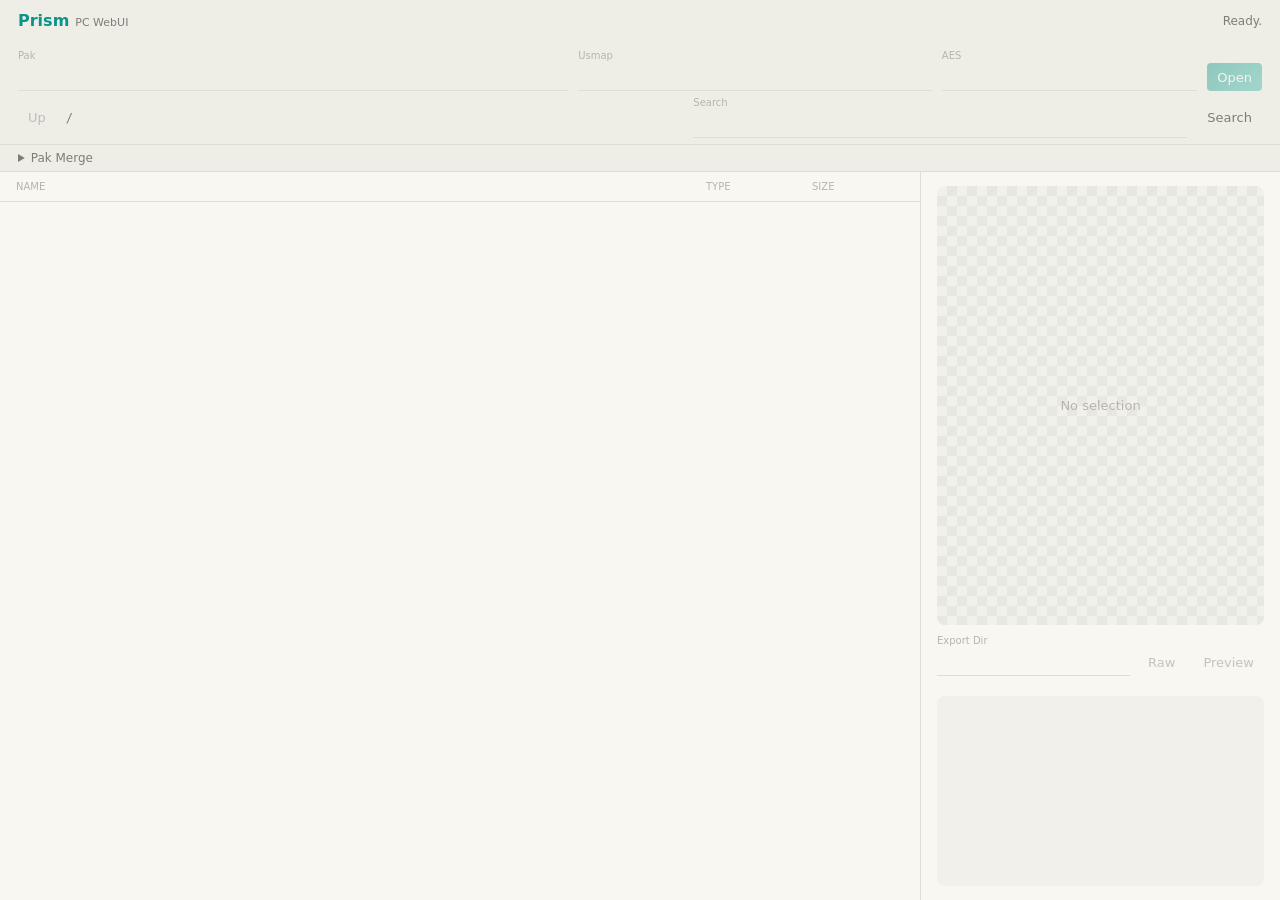
<file: Prism.PC/wwwroot/index.html>
<!doctype html>
<html lang="zh-CN">
<head>
  <meta charset="utf-8" />
  <meta name="viewport" content="width=device-width, initial-scale=1" />
  <title>Prism PC</title>
  <link rel="stylesheet" href="styles.css" />
</head>
<body>
  <div class="app">
    <header class="topbar">
      <div class="brand">
        <h1>Prism</h1>
        <span>PC WebUI</span>
      </div>
      <div id="status" class="status">Ready.</div>
    </header>
    <div class="progress"></div>

    <section class="toolbar">
      <div class="toolbar-row">
        <label class="path-field wide">
          <span>Pak</span>
          <input id="pakPath" autocomplete="off" spellcheck="false" />
        </label>
        <label class="path-field">
          <span>Usmap</span>
          <input id="usmapPath" autocomplete="off" spellcheck="false" />
        </label>
        <label class="path-field aes">
          <span>AES</span>
          <input id="aesKey" autocomplete="off" spellcheck="false" />
        </label>
        <button id="openPak" class="btn primary">Open</button>
      </div>

      <div class="toolbar-row compact">
        <button id="upFolder" class="btn" disabled>Up</button>
        <div id="currentPath" class="current-path">/</div>
        <label class="search-field">
          <span>Search</span>
          <input id="searchText" autocomplete="off" spellcheck="false" />
        </label>
        <button id="searchButton" class="btn">Search</button>
      </div>

      <details class="merge-box">
        <summary>Pak Merge</summary>
        <div class="merge-grid">
          <label class="path-field">
            <span>Second Pak</span>
            <input id="mergePakPath" autocomplete="off" spellcheck="false" />
          </label>
          <label class="path-field">
            <span>Output</span>
            <input id="mergeOutputPath" autocomplete="off" spellcheck="false" />
          </label>
          <label class="check">
            <input id="replaceConflicts" type="checkbox" checked />
            <span>Use second on conflict</span>
          </label>
          <label class="check">
            <input id="askConflicts" type="checkbox" checked />
            <span>Ask before conflict replace</span>
          </label>
          <label class="check">
            <input id="oodleCompression" type="checkbox" />
            <span>Oodle</span>
          </label>
          <button id="inspectMerge" class="btn">Inspect</button>
          <button id="buildMerge" class="btn primary">Build Merged</button>
        </div>
        <pre id="mergeResult" class="merge-result"></pre>
      </details>
    </section>

    <main class="main">
      <section class="browse">
        <div class="list-head">
          <span>Name</span>
          <span>Type</span>
          <span>Size</span>
        </div>
        <div id="entryList" class="list"></div>
      </section>

      <aside class="detail">
        <div class="preview-box">
          <div id="previewStage" class="preview-stage">
            <span class="preview-hint">No selection</span>
          </div>
        </div>
        <div class="detail-actions">
          <label class="path-field export">
            <span>Export Dir</span>
            <input id="exportDirectory" autocomplete="off" spellcheck="false" />
          </label>
          <button id="exportRaw" class="btn" disabled>Raw</button>
          <button id="exportPreview" class="btn" disabled>Preview</button>
        </div>
        <div class="selected-path" id="selectedPath"></div>
        <div id="details" class="details"></div>
      </aside>
    </main>
  </div>
  <script src="app.js"></script>
</body>
</html>
</file>
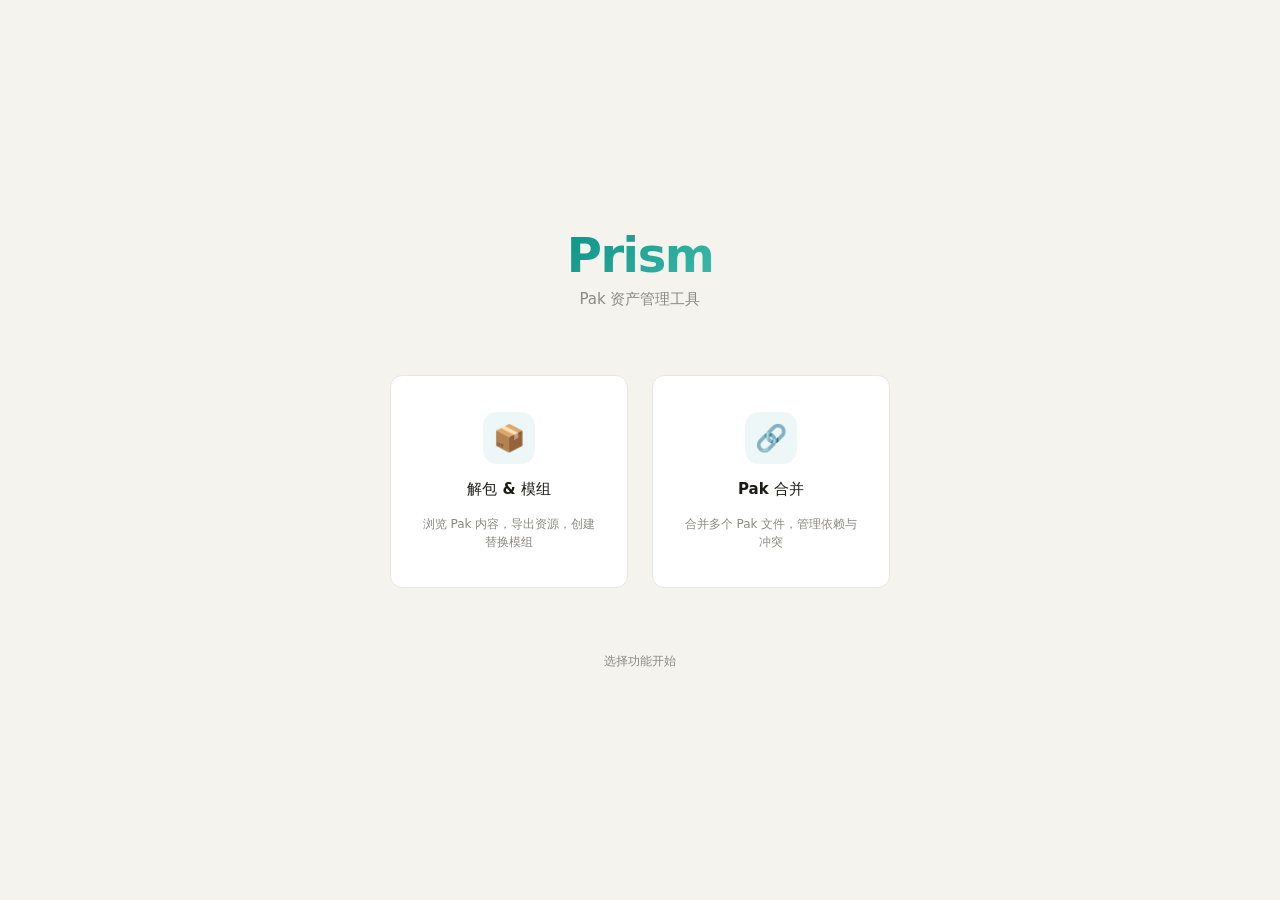
<file: .reasonix/attachments/clipboard-20260806-124054.261906-000001.html>
<!doctype html>
<html lang="zh-CN">

<head>
    <meta charset="utf-8" />
    <meta name="viewport" content="width=device-width, initial-scale=1.0, user-scalable=no, viewport-fit=cover" />
    <title>Prism</title>
    <style>
        /* ── 变量 ── */
        :root {
          --bg:      #f5f3ee;
          --surface: #faf9f6;
          --card:    #ffffff;
          --text:    #1a1a16;
          --text2:   #8a8982;
          --text3:   #bfbeb6;
          --divider: #e8e6e0;
          --radius:  12px;
          --radius-sm: 8px;
          --font:    "Noto Sans SC","HarmonyOS Sans","PingFang SC",system-ui,sans-serif;
          --mono:    "JetBrains Mono","Fira Code",monospace;
          --accent:    #0d9488;
          --accent-2:  #3cb8a8;
          --accent-l:  rgba(13,148,136,.07);
          --accent-g:  linear-gradient(135deg,#0d9488,#3cb8a8);
          --shadow-sm: 0 1px 3px rgba(0,0,0,.04);
          --shadow-md: 0 4px 16px rgba(0,0,0,.06);
        }
        
        * { box-sizing:border-box; min-width:0; margin:0; padding:0; }
        html { font-size:clamp(13px,2.5vw,15px); }
        body {
          color:var(--text); background:var(--bg);
          font-family:var(--font); font-weight:400; line-height:1.55;
          -webkit-font-smoothing:antialiased;
          height:100vh; height:100dvh; overflow:hidden;
        }
        button,input,select,textarea{ font:inherit; max-width:100%; }
        button{ cursor:pointer; border:0; background:none; color:inherit; font-weight:400; }
        input,select,textarea{ outline:none; border:1px solid var(--divider); border-radius:var(--radius-sm);
          background:var(--card); padding:8px 12px; font-size:13px; color:var(--text);
          transition:border-color .2s;
        }
        input:focus,select:focus,textarea:focus { border-color:var(--accent); }
        input::placeholder { color:var(--text3); }
        
        .app { width:100%; height:100vh; height:100dvh; max-width:1200px; margin:0 auto; display:flex; flex-direction:column; overflow:hidden; }
        
        /* ── 进度条 ── */
        .progress {
          flex:0 0 auto; height:0; overflow:hidden; background:transparent;
          transition:height .15s;
        }
        body.busy .progress { height:2px; }
        .progress::after {
          content:""; display:block; height:100%; width:30%;
          background:var(--accent); opacity:.5;
          animation:slide 1.2s ease-in-out infinite;
        }
        @keyframes slide { 0%{transform:translateX(-120%)} 50%{transform:translateX(100%)} 100%{transform:translateX(350%)} }
        
        /* ── 视图切换 ── */
        .view { flex:1; display:flex; flex-direction:column; overflow:hidden; position:relative; }
        .view-hidden { display:none !important; }
        .view.slide-in  { animation:slideIn  .28s ease forwards; }
        .view.slide-out { animation:slideOut .28s ease forwards; pointer-events:none; }
        @keyframes slideIn  { from{ transform:translateX(60px); opacity:0; } to{ transform:translateX(0); opacity:1; } }
        @keyframes slideOut { from{ transform:translateX(0);    opacity:1; } to{ transform:translateX(-60px); opacity:0; } }
        
        /* ═══════════════════════ 主页 ═══════════════════════ */
        .home {
          flex:1; display:flex; flex-direction:column; align-items:center; justify-content:center;
          gap:64px; padding:10vh 24px; overflow-y:auto;
        }
        .home-brand { text-align:center; }
        .home-brand h1 {
          font-size:clamp(32px,6vw,48px); font-weight:550; letter-spacing:-.03em; line-height:1.1;
          background:var(--accent-g); -webkit-background-clip:text; -webkit-text-fill-color:transparent; background-clip:text;
        }
        .home-brand p { font-size:15px; color:var(--text2); margin-top:6px; }
        .home-cards { display:grid; grid-template-columns:1fr 1fr; gap:24px; width:100%; max-width:500px; }
        @media (max-width:500px) { .home-cards { grid-template-columns:1fr; max-width:300px; } }
        .home-card {
          display:flex; flex-direction:column; align-items:center; gap:14px;
          padding:36px 28px; background:var(--card); border-radius:var(--radius);
          border:1px solid var(--divider);
          text-align:center; cursor:pointer;
          transition:border-color .2s;
        }
        .home-card:hover { border-color:var(--accent-2); }
        .home-card .card-icon {
          width:52px; height:52px; border-radius:14px; display:grid; place-items:center;
          font-size:26px; background:var(--accent-l); color:var(--accent);
        }
        .home-card h3 { font-size:15px; font-weight:550; color:var(--text); }
        .home-card p { font-size:12px; color:var(--text2); line-height:1.5; max-width:200px; }
        .home-status { font-size:12px; color:var(--text2); text-align:center; }
        body.busy .home-status { color:var(--accent); }
        
        /* ═══════════════════════ 工作区 ═══════════════════════ */
        .ws-top {
          flex:0 0 auto; display:flex; align-items:center; gap:10px;
          padding:8px 18px; border-bottom:1px solid var(--divider);
        }
        .ws-top .back-btn {
          font-size:15px; color:var(--text3); width:28px; height:28px; display:grid; place-items:center;
          border-radius:var(--radius-sm); transition:color .15s, background .15s;
        }
        .ws-top .back-btn:hover { color:var(--accent); }
        .ws-top .ws-title { font-size:13px; font-weight:550; color:var(--text); }
        .ws-top .spacer { flex:1; }
        .ws-top .ws-status { font-size:10px; color:var(--text3); }
        body.busy .ws-status { color:var(--accent); }
        .ws-top .search-wrap { display:flex; align-items:center; gap:4px; }
        .ws-top .search-wrap input { width:110px; padding:4px 8px; font-size:11px; }
        
        
        /* 标签栏 */
        .ws-tabs {
          flex:0 0 auto; display:flex; align-items:center; gap:0;
          padding:6px 18px 0; font-size:12px;
        }
        .ws-tabs button {
          font-size:12px; color:var(--text2); padding:5px 14px;
          border-radius:var(--radius-sm) var(--radius-sm) 0 0;
          transition:color .15s; white-space:nowrap; flex-shrink:0;
        }
        .ws-tabs button.active { color:var(--accent); background:var(--card); font-weight:550; }
        .ws-tabs button:hover:not(.active) { color:var(--text); }
        .ws-tabs .spacer { flex:1; }
        .browse-actions { display:flex; align-items:center; gap:5px; padding-right:6px; }
        .browse-actions select { font-size:11px; padding:3px 6px; max-width:100px; }
        .browse-actions.hidden { display:none; }
        
        /* 主内容 */
        .ws-body { flex:1; display:flex; overflow:hidden; position:relative; background:var(--card); border-radius:0 var(--radius) var(--radius) var(--radius); }

        /* 配置面板 */
        .config-panel { flex:1; min-width:0; overflow-y:auto; padding:24px; }
        .config-panel.panel-hidden { display:none !important; }
        .config-card { max-width:480px; background:var(--bg); border-radius:var(--radius); padding:20px 24px; margin-bottom:0; }
        .config-section { margin-bottom:16px; }
        .config-section:last-child { margin-bottom:0; }
        .config-label { font-size:11px; font-weight:500; color:var(--text3); margin-bottom:6px; text-transform:uppercase; letter-spacing:.5px; }
        .config-row { display:flex; align-items:center; gap:10px; flex-wrap:wrap; }
        .config-card .chip { font-size:12px; color:var(--text2); padding:4px 10px; background:var(--card); border-radius:99px; white-space:nowrap; max-width:200px; overflow:hidden; text-overflow:ellipsis; }
        .config-card .chip.empty { color:var(--text3); }
        .config-actions { padding-top:4px; }
        .config-actions .btn-pri { padding:8px 24px; font-size:13px; }
        
        
        /* 浏览页 */
        .browse-panel { flex:1; min-width:0; display:flex; flex-direction:column; overflow:hidden; }
        .browse-panel.panel-hidden { display:none !important; }
        .pathbar {
          flex:0 0 auto; display:flex; align-items:center; gap:8px; flex-wrap:wrap;
          padding:8px 16px; border-bottom:1px solid var(--divider); font-size:12px;
        }
        .pathbar .path {
          flex:1; font-size:12px; color:var(--text3);
          overflow:hidden; text-overflow:ellipsis; white-space:nowrap; min-width:40px;
        }
        .pathbar select { font-size:11px; padding:5px 8px; max-width:130px; }
        .file-list { flex:1; overflow-y:auto; overflow-x:hidden; padding:6px 10px; -webkit-overflow-scrolling:touch; }
        .file-list::-webkit-scrollbar { width:4px; }
        .file-list::-webkit-scrollbar-track { background:transparent; }
        .file-list::-webkit-scrollbar-thumb { background:var(--divider); border-radius:99px; }
        
        .row {
          width:100%; display:flex; align-items:center; gap:10px;
          padding:10px 14px; border-radius:var(--radius-sm); text-align:left; position:relative;
          transition:background .15s;
        }
        .row:hover { background:var(--accent-l); }
        .row.selected { background:var(--accent-l); }
        .row.selected .info .name { color:var(--accent); }
        .row.selected::before {
          content:''; position:absolute; left:0; top:50%; transform:translateY(-50%);
          width:2px; height:20px; border-radius:99px; background:var(--accent);
        }
        .row .prefix { flex:0 0 auto; font-size:10px; font-weight:500; color:var(--text3); min-width:28px; text-align:center; }
        .row .thumb { flex:0 0 auto; width:38px; height:38px; object-fit:contain; border:1px solid var(--divider); border-radius:6px; background:#fff; }
        .row .info { flex:1; min-width:0; }
        .row .info .name { font-size:13px; font-weight:550; overflow:hidden; text-overflow:ellipsis; white-space:nowrap; }
        .row .info .meta { font-size:11px; color:var(--text3); margin-top:2px; }
        .row .type-tag { flex:0 0 auto; font-size:10px; color:var(--text3); }
        
        /* 底部预览面板 */
        .preview-sheet {
          flex:0 0 auto;
          background:var(--card); border-top:1px solid var(--divider);
          box-shadow:0 -4px 20px rgba(0,0,0,.06);
          max-height:48px; overflow:hidden;
          transition:max-height .35s cubic-bezier(0.16,1,0.3,1);
          display:flex; flex-direction:column;
        }
        .preview-sheet.open { max-height:max(200px,38vh); }
        .preview-sheet.collapsed { max-height:0; border-top:none; box-shadow:none; }
        .preview-sheet-header {
          flex:0 0 auto; display:flex; align-items:center; gap:10px;
          padding:10px 16px; border-bottom:1px solid var(--divider);
          user-select:none; -webkit-user-select:none;
          touch-action:none;
        }
        .preview-sheet-header .sheet-handle {
          width:32px; height:4px; background:var(--divider); border-radius:99px;
          flex:0 0 auto;
        }
        .preview-sheet-header .sheet-title { font-size:13px; font-weight:550; flex:1; overflow:hidden; text-overflow:ellipsis; white-space:nowrap; }
        .preview-sheet-header .sheet-close {
          font-size:18px; color:var(--text2); width:30px; height:30px; display:grid; place-items:center;
          border-radius:var(--radius-sm); transition:color .15s, background .15s;
          flex:0 0 auto;
        }
        .preview-sheet-header .sheet-close:hover { color:var(--accent); background:var(--accent-l); }
        .preview-sheet-body {
          flex:1 1 auto; display:flex; flex-direction:column; gap:8px; padding:8px 12px; overflow:hidden; min-height:0;
        }
        .preview-sheet-body .preview-img {
          flex:1 1 auto; min-height:120px; display:grid; place-items:center;
          background:var(--bg); border-radius:var(--radius-sm); overflow:hidden; position:relative;
          touch-action:manipulation;
        }
        .preview-sheet-body .preview-img img { max-width:100%; max-height:100%; object-fit:contain; user-select:none; }
        .preview-sheet-body .preview-meta { flex:0 0 auto; display:flex; gap:16px; flex-wrap:wrap; padding:4px 6px; }
        .preview-sheet-body .preview-meta .meta-line { font-size:11px; color:var(--text2); }
        .preview-sheet-footer {
          flex:0 0 auto; display:flex; gap:6px; flex-wrap:wrap; padding:8px 16px 12px; border-top:1px solid var(--divider);
        }
        
        /* 替换页 */
        .patch-panel { flex:1; min-width:0; display:flex; flex-direction:column; overflow:hidden; }
        .patch-panel.panel-hidden { display:none !important; }
        .patch-top { flex:0 0 auto; display:flex; align-items:center; gap:8px; padding:10px 16px; border-bottom:1px solid var(--divider); flex-wrap:wrap; }
        .patch-top .title { flex:1; font-size:14px; font-weight:550; }
        .patch-top .title span { font-size:11px; color:var(--text2); font-weight:400; }
        .patch-body { flex:1; display:flex; overflow:hidden; }
        .patch-list { flex:0 0 240px; overflow-y:auto; padding:6px 8px; border-right:1px solid var(--divider); -webkit-overflow-scrolling:touch; }
        .patch-item {
          width:100%; display:flex; flex-direction:column; gap:2px;
          padding:10px 12px; border-radius:var(--radius-sm); text-align:left; position:relative;
          transition:background .15s;
        }
        .patch-item:active { background:rgba(0,0,0,.015); transition:background .04s; }
        .patch-item:hover { background:var(--accent-l); }
        .patch-item.active { background:var(--accent-l); }
        .patch-item.active strong { color:var(--accent); }
        .patch-item.active::before { content:''; position:absolute; left:0; top:50%; transform:translateY(-50%); width:2px; height:20px; border-radius:99px; background:var(--accent); }
        .patch-item strong { font-size:12px; font-weight:550; overflow:hidden; text-overflow:ellipsis; white-space:nowrap; }
        .patch-item .meta { font-size:10px; color:var(--text2); }
        .patch-st { font-size:9px; color:var(--text2); }
        .patch-st.ok { color:var(--accent); }
        .patch-st.err { color:#b43a2a; }
        .patch-detail { flex:1; min-width:0; display:flex; flex-direction:column; gap:10px; padding:14px 16px; overflow-y:auto; }
        .patch-previews { display:grid; grid-template-columns:1fr 1fr; gap:10px; }
        .patch-card { min-height:160px; display:flex; flex-direction:column; gap:6px; padding:10px; border-radius:var(--radius-sm); background:var(--bg); overflow:hidden; }
        .patch-card strong { font-size:10px; color:var(--text3); font-weight:400; text-transform:uppercase; letter-spacing:.04em; }
        .patch-card .frame { flex:1; min-height:0; display:grid; place-items:center; overflow:hidden; }
        .patch-card .frame img { max-width:100%; max-height:100%; object-fit:contain; }
        .patch-card .frame audio { max-width:100%; }
        
        /* ═══════════════════════ 按钮 ═══════════════════════ */
        .btn {
          display:inline-flex; align-items:center; justify-content:center; gap:4px;
          padding:6px 12px; border-radius:var(--radius-sm);
          font-size:12px; font-weight:400; white-space:nowrap; color:var(--text2);
          background:var(--bg); transition:color .15s, background .1s;
        }
        .btn:hover { color:var(--text); background:var(--accent-l); }
        .btn-pri { color:#fff; background:var(--accent); }
        .btn-pri:hover { background:var(--accent-2); }
        .btn-pri:disabled { background:var(--divider); color:var(--text3); pointer-events:none; }
        .btn-acc { color:var(--accent); background:var(--accent-l); }
        .btn-acc:hover { color:#fff; background:var(--accent); }
        .btn:disabled { color:var(--text3); pointer-events:none; background:var(--bg); }
        .btn-sm { font-size:11px; padding:4px 10px; }
        .btn-xs { font-size:10px; padding:3px 8px; }
        .inline-label {
          display:inline-flex; align-items:center; gap:4px; cursor:pointer;
          font-size:11px; color:var(--text2); white-space:nowrap;
        }
        .inline-label input[type="checkbox"] { width:15px; height:15px; accent-color:var(--accent); }
        
        /* ═══════════════════════ 合并页 ═══════════════════════ */
        .merge-page {
          flex:1; display:flex; flex-direction:column; overflow-y:auto; padding:36px 24px;
        }
        .merge-header { display:flex; align-items:center; gap:12px; margin-bottom:32px; }
        .merge-header .back-btn {
          font-size:16px; color:var(--text3); width:30px; height:30px; display:grid; place-items:center;
          border-radius:var(--radius-sm); transition:color .15s;
        }
        .merge-header .back-btn:hover { color:var(--accent); }
        .merge-header h2 { font-size:18px; font-weight:550; }
        .merge-card {
          max-width:480px; width:100%; margin:0 auto;
          background:var(--card); border:1px solid var(--divider); border-radius:var(--radius);
          padding:28px; box-shadow:var(--shadow-sm);
          display:flex; flex-direction:column; gap:16px;
        }
        .merge-card label { font-size:12px; color:var(--text2); display:flex; flex-direction:column; gap:4px; }
        .merge-card label span { font-weight:550; color:var(--text); }
        .merge-card .chip-row { display:flex; align-items:center; gap:8px; flex-wrap:wrap; }
        .merge-card .chip { font-size:12px; color:var(--text2); padding:4px 10px; background:var(--bg); border-radius:99px; }
        .merge-card .chip.empty { color:var(--text3); }
        .merge-card .actions { display:flex; gap:8px; align-items:center; padding-top:8px; }
        .merge-card .actions .spacer { flex:1; }
        
        /* ═══════════════════════ 通用 ═══════════════════════ */
        .empty-big { padding:48px 16px; text-align:center; color:var(--text3); font-size:13px; }
        .hint { padding:16px; text-align:center; color:var(--text3); font-size:11px; }
        .err-msg { padding:8px 12px; color:#b43a2a; font-size:10px; background:rgba(180,58,42,.05); border-radius:6px; overflow-wrap:anywhere; }
        .diagnostics { flex:0 0 auto; }
        .diagnostics summary { font-size:10px; color:var(--text3); cursor:pointer; padding:4px 0; }
        .diagnostics-log { max-height:70px; overflow:auto; font-family:var(--mono); font-size:9px; color:var(--text2); white-space:pre-wrap; overflow-wrap:anywhere; line-height:1.4; }
        .diagnostics-log::-webkit-scrollbar { width:3px; }
        .diagnostics-log::-webkit-scrollbar-thumb { background:var(--divider); border-radius:99px; }
        .spinner { width:22px; height:22px; border:2px solid var(--divider); border-top-color:var(--accent); border-radius:99px; animation:spin .6s linear infinite; }
        @keyframes spin { to{transform:rotate(360deg)} }
        @keyframes flashConfirm { 0%{color:var(--accent);background:var(--accent-l)} 100%{color:var(--text2);background:transparent} }
        .btn-flash { animation:flashConfirm .35s ease; }
        
        /* 滚动条 */
        .patch-list::-webkit-scrollbar,.patch-detail::-webkit-scrollbar,.preview-sheet-body::-webkit-scrollbar { width:4px; }
        .patch-list::-webkit-scrollbar-track,.patch-detail::-webkit-scrollbar-track,.preview-sheet-body::-webkit-scrollbar-track { background:transparent; }
        .patch-list::-webkit-scrollbar-thumb,.patch-detail::-webkit-scrollbar-thumb,.preview-sheet-body::-webkit-scrollbar-thumb { background:var(--divider); border-radius:99px; }
        
        /* Locres / Material 编辑器 */
        .patch-editor { display:grid; gap:10px; min-height:0; overflow:auto; }
        .patch-editor .locres-row { display:grid; grid-template-columns:minmax(0,.9fr) minmax(0,1.2fr); gap:8px; align-items:start; border:1px solid var(--divider); border-radius:var(--radius-sm); padding:10px; background:var(--bg); }
        .patch-editor .locres-row .key { font-size:11px; color:var(--text2); overflow-wrap:anywhere; }
        .patch-editor textarea { width:100%; resize:vertical; border:1px solid var(--divider); border-radius:var(--radius-sm); padding:8px; background:var(--card); color:var(--text); font-size:12px; font-family:var(--font); }
        .material-row { display:grid; grid-template-columns:minmax(100px,.7fr) minmax(140px,1fr); gap:8px; align-items:center; border:1px solid var(--divider); border-radius:var(--radius-sm); padding:10px; background:var(--bg); font-size:11px; }
        .material-row input,.material-row select { padding:5px 8px; font-size:12px; width:100%; }
        .material-row .vec-grid { display:grid; grid-template-columns:repeat(4,minmax(0,1fr)); gap:4px; }
        
        /* ── 响应式 ── */
        @media (max-width:699px) {
          body { overflow:hidden; height:100vh; height:100dvh; }
          .app { height:100vh; height:100dvh; overflow:hidden; }
          .home { padding:36px 16px; gap:32px; }
          .home-cards { max-width:100%; }
          .home-card { padding:28px 20px; }
          .ws-body { flex-direction:column; border-radius:0; }
          .preview-sheet.open { max-height:max(180px,35vh); }
          .preview-sheet-body .preview-img { min-height:100px; }
          .patch-body { flex-direction:column; }
          .patch-list { flex:none; max-height:160px; border-right:0; border-bottom:1px solid var(--divider); }
          .patch-previews { grid-template-columns:1fr; }
          .patch-card { min-height:120px; }
          .merge-card { max-width:100%; }
          .ws-top { gap:4px; padding:6px 10px; }
          .ws-top .search-wrap input { width:100px; }
          .pathbar { padding:6px 10px; gap:4px; }
          .row { padding:12px 12px; }
          .btn { font-size:13px; padding:8px 14px; }
          .btn-sm { font-size:12px; padding:6px 12px; }
        }
        @media (min-width:700px) and (max-width:960px) {
          .patch-list { flex:0 0 200px; }
        }
        @media (min-width:1200px) {
          .patch-list { flex:0 0 280px; }
        }
    </style>
</head>

<body>
    <div class="app">
        <div class="progress"></div>

        <!-- ═══════════ 主页 ═══════════ -->
        <div id="homeView" class="home view">
            <div class="home-brand">
                <h1>Prism</h1>
                <p>Pak 资产管理工具</p>
            </div>
            <div class="home-cards">
                <div class="home-card" onclick="navigateTo('workspace')">
                    <div class="card-icon">📦</div>
                    <h3>解包 &amp; 模组</h3>
                    <p>浏览 Pak 内容，导出资源，创建替换模组</p>
                </div>
                <div class="home-card" onclick="navigateTo('merge')">
                    <div class="card-icon">🔗</div>
                    <h3>Pak 合并</h3>
                    <p>合并多个 Pak 文件，管理依赖与冲突</p>
                </div>
            </div>
            <div id="homeStatus" class="home-status">选择功能开始</div>
        </div>

        <!-- ═══════════ 工作区（解包 & 模组） ═══════════ -->
        <div id="workspaceView" class="view view-hidden">
            <!-- 顶栏 -->
            <div class="ws-top">
                <button class="back-btn" onclick="navigateTo('home')" title="返回主页">←</button>
                <span class="ws-title">解包 &amp; 模组</span>
                <span class="spacer"></span>
                <span id="wsStatus" class="ws-status">就绪</span>
                <span class="search-wrap">
                    <input id="search" autocomplete="off" spellcheck="false" placeholder="搜索..." />
                    <button class="btn btn-sm" onclick="search()">搜索</button>
                </span>
            </div>

            <!-- 标签栏 -->
            <div class="ws-tabs">
                <button id="configTab" onclick="switchTab('config')">配置</button>
                <button id="browseTab" class="active" onclick="switchTab('browse')">浏览</button>
                <button id="patchTab" onclick="switchTab('patch')">替换</button>
                <span class="spacer"></span>
                <span class="browse-actions" id="browseActions">
                    <select id="folderExportKind" aria-label="文件夹导出类型">
                        <option value="raw">Raw</option>
                        <option value="model">Models GLB+FBX</option>
                        <option value="texture">Textures PNG</option>
                        <option value="audio">Audio WAV</option>
                        <option value="blueprint">Blueprint CPP</option>
                    </select>
                    <button id="exportFolderBtn" class="btn btn-sm" onclick="exportCurrentFolder()" disabled>导出</button>
                    <button id="addFolderPatchBtn" class="btn btn-acc btn-sm" onclick="native('addFolderToPatchPak')" disabled>加入替换</button>
                </span>
            </div>

            <!-- 主内容 -->
            <div class="ws-body">

                <!-- 配置面板 -->
                <div id="configPanel" class="config-panel panel-hidden">
                    <div class="config-card">
                        <div class="config-section">
                            <div class="config-label">Pak 文件</div>
                            <div class="config-row">
                                <button class="btn btn-sm" onclick="native('pickPak')">选择 Pak</button>
                                <span id="tbPak" class="chip empty">未选择</span>
                            </div>
                        </div>
                        <div class="config-section">
                            <div class="config-label">Usmap 映射</div>
                            <div class="config-row">
                                <button class="btn btn-sm" onclick="native('pickUsmap')">选择 Usmap</button>
                                <span id="tbUsmap" class="chip empty">未选择</span>
                            </div>
                        </div>
                        <div class="config-section">
                            <div class="config-label">AES 密钥</div>
                            <div class="config-row">
                                <input id="aesKey" autocomplete="off" spellcheck="false" placeholder="如需解密请填写" style="width:100%;max-width:280px;" />
                            </div>
                        </div>
                        <div class="config-actions">
                            <button class="btn btn-pri" onclick="openPak()">打开 Pak</button>
                        </div>
                    </div>
                    <div class="config-card" style="margin-top:12px;">
                        <div class="config-label" style="margin-bottom:8px;">工具</div>
                        <div class="config-row" style="gap:8px;">
                            <button id="exportLogBtn" class="btn btn-sm" onclick="native('exportLog')">导出日志</button>
                            <button id="checkUpdateBtn" class="btn btn-sm" onclick="native('checkUpdate')">检查更新</button>
                        </div>
                    </div>
                </div>

                <!-- 浏览面板 -->
                <div id="browsePanel" class="browse-panel">
                    <div class="pathbar">
                        <button class="btn btn-sm" onclick="native('up')">上级</button>
                        <span id="path" class="path">/</span>
                    </div>
                    <div id="list" class="file-list"></div>

                    <!-- 底部预览面板 -->
                    <div id="previewSheet" class="preview-sheet">
                        <div class="preview-sheet-header" id="previewHeader">
                            <span class="sheet-handle"></span>
                            <span class="sheet-title" id="sheetTitle">未选择</span>
                            <button class="sheet-close" onclick="closePreview()">×</button>
                        </div>
                        <div class="preview-sheet-body">
                            <div class="preview-img" id="previewImgBox">
                                <div id="previewContent" class="hint">选择纹理资产以预览</div>
                            </div>
                            <div class="preview-meta" id="previewMeta"></div>
                        </div>
                        <div class="preview-sheet-footer">
                            <button id="exportRaw" class="btn btn-sm" onclick="native('exportRaw')" disabled>导出原始</button>
                            <button id="exportPng" class="btn btn-sm" onclick="native('exportTyped')" disabled>导出</button>
                            <button id="addPatchPak" class="btn btn-acc btn-sm" onclick="native('addSelectedToPatchPak')" disabled>加入替换</button>
                        </div>
                    </div>
                </div>

                <!-- 替换面板 -->
                <div id="patchPanel" class="patch-panel panel-hidden">
                    <div class="patch-top">
                        <div class="title">替换任务 <span id="patchStats">暂无资源</span></div>
                        <label class="inline-label">
                            <input id="oodleCompression" type="checkbox" onchange="setOodleCompression(this.checked)" />
                            <span>Oodle 压缩</span>
                        </label>
                        <button id="buildPatchBtn" class="btn btn-pri btn-sm" onclick="buildPatchPak()" disabled>构建 Pak</button>
                    </div>
                    <div class="patch-body">
                        <div class="patch-list" id="patchList"></div>
                        <div class="patch-detail" id="patchDetail">
                            <div class="hint">从左侧选择替换项查看预览</div>
                        </div>
                    </div>
                </div>
            </div>

            <!-- 诊断 -->
            <details class="diagnostics" style="padding:4px 16px;border-top:1px solid var(--divider);background:var(--surface);">
                <summary>诊断</summary>
                <div id="diagnostics" class="diagnostics-log">暂无诊断信息</div>
            </details>
        </div>

        <!-- ═══════════ 合并页 ═══════════ -->
        <div id="mergeView" class="view view-hidden">
            <div class="merge-page">
                <div class="merge-header">
                    <button class="back-btn" onclick="navigateTo('home')" title="返回主页">←</button>
                    <h2>Pak 合并</h2>
                </div>
                <div class="merge-card">
                    <label><span>主 Pak</span>
                        <span id="mPak" class="chip empty" style="display:inline-block;margin-top:4px;">未选择</span>
                    </label>
                    <button class="btn btn-sm" onclick="native('pickPak')" style="align-self:flex-start;">选择主 Pak</button>

                    <label><span>合并 Pak</span>
                        <span id="mMerge" class="chip empty" style="display:inline-block;margin-top:4px;">未选择</span>
                    </label>
                    <button class="btn btn-sm" onclick="native('pickMergePak')" style="align-self:flex-start;">选择合并 Pak</button>

                    <label><span>AES 密钥</span>
                        <input id="mAesKey" autocomplete="off" spellcheck="false" placeholder="如需解密请填写" style="width:100%;" />
                    </label>

                    <label class="inline-label" id="mergeAskLabel">
                        <input id="mergeAsk" type="checkbox" />
                        <span>替换前询问</span>
                    </label>

                    <div class="actions" style="margin-top:8px;">
                        <button id="mergeBtn" class="btn btn-pri" onclick="mergePakInline()" disabled>执行合并</button>
                        <span class="spacer"></span>
                        <span id="mergeStatus" style="font-size:11px;color:var(--text2);">就绪</span>
                    </div>
                </div>
            </div>
        </div>
    </div>

    <script>
        /* ── 兼容补丁 ── */
        if(!Element.prototype.replaceChildren){ Element.prototype.replaceChildren=function(){ while(this.firstChild) this.removeChild(this.firstChild); }; }
        
        /* ── 状态 ── */
        var pakPath='', usmapPath='', mergePakPath='', mergePakName='', aesKey='', currentPath='/';
        var entries=[], selectedEntry=null;
        var patchItems=[], selectedPatchIndex=-1;
        var canExportRaw=false, canExportTyped=false, canExportFolder=false;
        var canAddToPatchPak=false, canAddFolderToPatchPak=false;
        var canBuildPatchPak=false, canMergePak=false;
        var useOodleCompression=false;
        try { useOodleCompression=localStorage.getItem('prism.oodleCompression')==='true'; } catch(e){}
        var exportLabel='导出';
        var oodleStatus='Oodle native not checked.';
        var previewScale=1, previewPanX=0, previewPanY=0;
        var currentView='home';
        var previewPointerId=null, previewLastX=0, previewLastY=0, pinchDist0=0, pinchScale0=1;
        
        /* ── 导航 ── */
        function navigateTo(view){
          var from=document.getElementById({home:'homeView',workspace:'workspaceView',merge:'mergeView'}[currentView]);
          var to=document.getElementById({home:'homeView',workspace:'workspaceView',merge:'mergeView'}[view]);
          if(!from||!to||from===to) return;
          currentView=view;
          from.classList.add('view-hidden');
          to.classList.remove('view-hidden');
          // 延迟一帧确保 DOM 布局完成后再渲染内容
          setTimeout(function(){ try { render(); } catch(e) { addDebugLog('渲染错误: '+e.message); } }, 20);
        }
        
        /* ── 标签切换 ── */
        function switchTab(tab){
          document.getElementById('configPanel').classList.toggle('panel-hidden',tab!=='config');
          document.getElementById('browsePanel').classList.toggle('panel-hidden',tab!=='browse');
          document.getElementById('patchPanel').classList.toggle('panel-hidden',tab!=='patch');
          document.getElementById('configTab').classList.toggle('active',tab==='config');
          document.getElementById('browseTab').classList.toggle('active',tab==='browse');
          document.getElementById('patchTab').classList.toggle('active',tab==='patch');
          document.getElementById('browseActions').classList.toggle('hidden',tab!=='browse');
          var s=document.getElementById('previewSheet');
          s.style.height=''; s.style.maxHeight=''; s.classList.remove('open','collapsed');
          render();
        }
        
        
        /* ── 预览面板 ── */
        function openPreview(){
          var s=document.getElementById('previewSheet');
          // 从当前高度作为过渡起点
          var cur=s.getBoundingClientRect().height;
          s.style.height='';
          s.style.maxHeight=cur+'px';
          s.style.transition='';
          void s.offsetHeight;
          s.style.maxHeight='';
          s.classList.add('open'); s.classList.remove('collapsed');
        }
        function closePreview(){
          var s=document.getElementById('previewSheet');
          s.style.height=''; s.style.maxHeight=''; s.classList.remove('open'); s.classList.add('collapsed');
        }

        /* ── 预览面板拖拽手势（底部抽屉式） ── */
        function initPreviewDrag(){
          var sheet=document.getElementById('previewSheet');
          if(!sheet)return;
          var startY=0,startH=0,dragging=false,onImage=false;
          sheet.addEventListener('touchstart',function(e){
            onImage=!!(e.target.closest('.preview-img')||e.target.closest('.sheet-close'));
            if(onImage||e.touches.length!==1){dragging=false;return}
            startY=e.touches[0].clientY;
            startH=sheet.getBoundingClientRect().height;
            dragging=false;
          },{passive:true});
          sheet.addEventListener('touchmove',function(e){
            if(onImage||e.touches.length!==1)return;
            var dy=e.touches[0].clientY-startY;
            if(!dragging&&Math.abs(dy)<2)return;
            if(!dragging){dragging=true;sheet.style.transition='none';sheet.style.maxHeight='none'}
            e.preventDefault();
            var maxH=sheet.parentElement.getBoundingClientRect().height-8;
            var h=Math.max(0,Math.min(maxH,startH-dy));
            sheet.style.height=h+'px';
            sheet.classList.remove('open','collapsed');
          },{passive:false});
          sheet.addEventListener('touchend',function(){
            if(onImage||!dragging)return;
            dragging=false;
            var finalH=sheet.getBoundingClientRect().height;
            sheet.style.transition='';
            sheet.style.maxHeight='none';
            sheet.style.height=finalH+'px';
            sheet.classList.remove('open','collapsed');
          });
        }
        
        /* ── Bridge ── */
        function native(action, payload){
          payload = payload || {};
          var encoded = encodeURIComponent(JSON.stringify(payload));
          location.href = 'paktool://'+action+'?payload='+encoded+'&t='+Date.now();
        }
        function openPak(){ native('openPak', { aesKey: document.getElementById('aesKey').value }); }
        function search(){ native('search', { query: document.getElementById('search').value }); }
        function exportCurrentFolder(){ native('exportFolder', { kind: document.getElementById('folderExportKind').value||'raw' }); }
        function setOodleCompression(v){ useOodleCompression=!!v; try { localStorage.setItem('prism.oodleCompression',useOodleCompression?'true':'false'); } catch(e){} }
        function buildPatchPak(){ native('buildPatchPak',{ useOodleCompression:!!useOodleCompression }); }
        function mergePakInline(){
          native('mergePak',{
            askBeforeReplace: !!(document.getElementById('mergeAsk')||{}).checked,
            useOodleCompression: !!useOodleCompression,
            aesKey: (document.getElementById('mAesKey')||{}).value || (document.getElementById('aesKey')||{}).value || ''
          });
        }
        document.addEventListener('DOMContentLoaded',function(){
          var s=document.getElementById('search'); if(s) s.addEventListener('keydown',function(e){ if(e.key==='Enter') search(); });
        });
        
        /* ── PakToolUI ── */
        window.PakToolUI = {
          applyState: function(next) {
            if(next.busy!==undefined) document.body.classList.toggle('busy',!!next.busy);
            if(next.status!==undefined){
              var s=next.status||'就绪';
              document.getElementById('wsStatus')&&(document.getElementById('wsStatus').textContent=s);
              document.getElementById('homeStatus')&&(document.getElementById('homeStatus').textContent=s);
            }
            if(next.currentPath!==undefined) currentPath=next.currentPath||'/';
            if(next.pakName!==undefined) pakPath=next.pakName||'';
            if(next.mergePakName!==undefined) mergePakName=next.mergePakName||'';
            if(next.usmapName!==undefined) usmapPath=next.usmapName||'';
            if(next.aesKey!==undefined) { aesKey=next.aesKey||''; var ak=document.getElementById('aesKey'); if(ak) ak.value=aesKey; var mak=document.getElementById('mAesKey'); if(mak) mak.value=aesKey; }
            if(next.entries!==undefined) entries=next.entries||[];
            if(next.selectedEntry!==undefined) selectedEntry=next.selectedEntry;
            if(next.patchItems!==undefined) patchItems=next.patchItems||[];
            if(next.selectedPatchItemId!==undefined){
              var idx=patchItems.findIndex(function(x){return x.id===next.selectedPatchItemId;});
              selectedPatchIndex=idx>=0?idx:-1;
            }
            if(next.selectedPatchIndex!==undefined) selectedPatchIndex=next.selectedPatchIndex;
            if(next.canExportRaw!==undefined) canExportRaw=!!next.canExportRaw;
            if(next.canExportTyped!==undefined) canExportTyped=!!next.canExportTyped;
            if(next.canExportFolder!==undefined) canExportFolder=!!next.canExportFolder;
            if(next.canAddToPatchPak!==undefined) canAddToPatchPak=!!next.canAddToPatchPak;
            if(next.canAddFolderToPatchPak!==undefined) canAddFolderToPatchPak=!!next.canAddFolderToPatchPak;
            if(next.canBuildPatchPak!==undefined) canBuildPatchPak=!!next.canBuildPatchPak;
            if(next.canMergePak!==undefined) canMergePak=!!next.canMergePak;
            if(next.exportLabel!==undefined) exportLabel=next.exportLabel||'导出';
            if(next.useOodleCompression!==undefined) useOodleCompression=!!next.useOodleCompression;
            if(next.oodleStatus!==undefined) oodleStatus=next.oodleStatus||'';
            if(next.diagnostics!==undefined){
              var lines=next.diagnostics||[];
              var d=document.getElementById('diagnostics');
              if(d) d.textContent=lines.length?'Oodle: '+oodleStatus+'\n'+lines.join('\n'):'Oodle: '+oodleStatus;
            }
            render();
          }
        };
        
        /* ── 渲染 ── */
        function render(){
          if(currentView==='home'){ renderHomeStatus(); return; }
          if(currentView==='merge'){ renderMergePage(); return; }
          // workspace
          renderPath();
          renderToolbar();
          renderList();
          renderDetail();
          renderPreview();
          renderPatchList();
          renderPatchDetail();
          renderPatchStats();
          renderTabBadge();
          renderBuildBtn();
        }
        
        function renderHomeStatus(){
          var el=document.getElementById('homeStatus');
          if(el){
            if(!pakPath) el.textContent='选择功能开始';
            else if(document.body.classList.contains('busy')) el.textContent='处理中...';
            else el.textContent='Pak: '+(pakPath.split(/[\\/]/).pop()||pakPath);
          }
        }
        
        function renderMergePage(){
          // 同步主 Pak 名称
          var pEl=document.getElementById('mPak');
          if(pEl){
            if(pakPath){ pEl.textContent=pakPath.split(/[\\/]/).pop()||pakPath; pEl.classList.remove('empty'); }
            else{ pEl.textContent='未选择'; pEl.classList.add('empty'); }
          }
          var mEl=document.getElementById('mMerge');
          if(mEl){
            if(mergePakName){ mEl.textContent=mergePakName.split(/[\\/]/).pop()||mergePakName; mEl.classList.remove('empty'); }
            else{ mEl.textContent='未选择'; mEl.classList.add('empty'); }
          }
          var btn=document.getElementById('mergeBtn');
          if(btn) btn.disabled=!canMergePak||document.body.classList.contains('busy');
          var st=document.getElementById('mergeStatus');
          if(st){
            if(document.body.classList.contains('busy')) st.textContent='处理中...';
            else if(canMergePak) st.textContent='可合并';
            else st.textContent='就绪';
          }
        }
        
        function renderPath(){ var el=document.getElementById('path'); if(el) el.textContent=currentPath||'/'; }
        function renderToolbar(){
          var p=document.getElementById('tbPak'), u=document.getElementById('tbUsmap');
          if(p){
            if(pakPath){ p.textContent=pakPath.split(/[\\/]/).pop()||pakPath; p.classList.remove('empty'); }
            else{ p.textContent='未选择'; p.classList.add('empty'); }
          }
          if(u){
            if(usmapPath){ u.textContent=usmapPath.split(/[\\/]/).pop()||usmapPath; u.classList.remove('empty'); }
            else{ u.textContent='未选择'; u.classList.add('empty'); }
          }
        }
        function renderBuildBtn(){ var btn=document.getElementById('buildPatchBtn'); if(btn) btn.disabled=!canBuildPatchPak||document.body.classList.contains('busy'); }
        function renderTabBadge(){
          var tab=document.getElementById('patchTab');
          if(tab){ var n=patchItems?patchItems.length:0; tab.textContent=n>0?'替换 ('+n+')':'替换'; }
        }
        
        /* ── 列表渲染 ── */
        function entryKindMeta(entry){
          var kind=String(entry.kind||(entry.isDirectory?'folder':entry.extension||'file')).toLowerCase();
          var ext=String(entry.extension||'').replace('.','').toLowerCase();
          if(entry.isDirectory||kind==='folder') return {icon:'DIR',label:'Folder',color:'#5b4636',bg:'#f2dfc3'};
          if(kind.indexOf('texture')>=0||kind==='image'||['png','jpg','jpeg','bmp','tga','dds'].indexOf(ext)>=0) return {icon:'IMG',label:'Texture',color:'#1f6feb',bg:'rgba(31,111,235,.13)'};
          if(kind==='audio'||['wav','ogg','wem','binka','opus','at9'].indexOf(ext)>=0) return {icon:'AUD',label:'Audio',color:'#16803c',bg:'rgba(22,128,60,.13)'};
          if(kind==='video'||['mp4','webm','m4v','mov','bk2','bik'].indexOf(ext)>=0) return {icon:'VID',label:'Video',color:'#b45309',bg:'rgba(180,83,9,.15)'};
          if(kind==='model') return {icon:'3D',label:'Model',color:'#6f42c1',bg:'rgba(111,66,193,.14)'};
          if(kind==='material') return {icon:'MAT',label:'Material',color:'#7c3aed',bg:'rgba(124,58,237,.13)'};
          if(kind==='blueprint') return {icon:'BP',label:'Blueprint',color:'#0969da',bg:'rgba(9,105,218,.14)'};
          if(kind==='locres'||ext==='locres') return {icon:'LOC',label:'Locres',color:'#0f766e',bg:'rgba(15,118,110,.14)'};
          if(entry.isAssetPackage) return {icon:'UE',label:'UAsset',color:'#5f3dc4',bg:'rgba(95,61,196,.12)'};
          return {icon:(ext||'FILE').toUpperCase().slice(0,4),label:ext?ext.toUpperCase():'File',color:'#57606a',bg:'rgba(87,96,106,.12)'};
        }
        function formatSize(b){ if(b==null)return''; if(b<1024)return b+' B'; if(b<1048576)return(b/1024).toFixed(1)+' KB'; if(b<1073741824)return(b/1048576).toFixed(1)+' MB'; return(b/1073741824).toFixed(2)+' GB'; }
        function renderList(){
          var list=document.getElementById('list');
          if(!list) return;
          if(!entries||!entries.length){ list.innerHTML='<div class="empty-big">打开 Pak 文件以浏览内容</div>'; return; }
          list.replaceChildren();
          for(var i=0;i<entries.length;i++){
            var e=entries[i], meta=entryKindMeta(e);
            var row=document.createElement('button');
            row.className='row';
            if(selectedEntry&&selectedEntry.path===e.path) row.classList.add('selected');
            row.onclick=(function(idx){ return function(){ native('entry',{index:idx}); }; })(e.index!==undefined?e.index:i);
        
            var prefix=document.createElement('span');
            prefix.className='prefix'; prefix.textContent=meta.icon;
            row.appendChild(prefix);
        
            if(e.thumbnailUrl){
              var thumb=document.createElement('img');
              thumb.className='thumb'; thumb.src=e.thumbnailUrl; thumb.alt='';
              row.appendChild(thumb);
            }
        
            var info=document.createElement('div'); info.className='info';
            var name=document.createElement('div'); name.className='name'; name.textContent=e.name;
            var metaE=document.createElement('div'); metaE.className='meta';
            metaE.textContent=e.isDirectory?e.path:(formatSize(e.size)+(e.relatedCount>1?' / '+e.relatedCount+' parts':''));
            info.appendChild(name); info.appendChild(metaE);
            row.appendChild(info);
        
            if(!e.isDirectory){
              var tag=document.createElement('span'); tag.className='type-tag'; tag.textContent=meta.label;
              row.appendChild(tag);
            }
            list.appendChild(row);
          }
        }
        
        /* ── 详情 ── */
        function renderDetail(){
          var el=document.getElementById('sheetTitle');
          if(el) el.textContent=selectedEntry?(selectedEntry.path||selectedEntry.name||''):'未选择';
          var meta=document.getElementById('previewMeta');
          if(meta){
            if(selectedEntry){
              meta.innerHTML='<div class="meta-line">路径: '+(selectedEntry.path||'')+'</div>'+
                '<div class="meta-line">大小: '+(formatSize(selectedEntry.size)||'—')+'</div>'+
                '<div class="meta-line">类型: '+(selectedEntry.extension||selectedEntry.kind||'—')+'</div>';
            } else { meta.innerHTML=''; }
          }
          var era=document.getElementById('exportRaw'); if(era) era.disabled=!canExportRaw||document.body.classList.contains('busy');
          var ep=document.getElementById('exportPng'); if(ep){ ep.disabled=!canExportTyped||document.body.classList.contains('busy'); ep.textContent=exportLabel||'导出'; }
          var efb=document.getElementById('exportFolderBtn'); if(efb) efb.disabled=!canExportFolder||document.body.classList.contains('busy');
          var afp=document.getElementById('addFolderPatchBtn'); if(afp) afp.disabled=!canAddFolderToPatchPak||document.body.classList.contains('busy');
          var app=document.getElementById('addPatchPak'); if(app) app.disabled=!canAddToPatchPak||document.body.classList.contains('busy');
          var oodle=document.getElementById('oodleCompression');
          if(oodle) oodle.checked=!!useOodleCompression;
        
          // 预览面板：默认显示标题栏，有内容时展开
          var sheet=document.getElementById('previewSheet');
          if(selectedEntry && (selectedEntry._preview||selectedEntry.kind==='locres')){
            openPreview();
          } else if(sheet.classList.contains('collapsed')){
            // 保持折叠
          } else {
            sheet.style.height=''; sheet.style.maxHeight='';
            sheet.classList.remove('open','collapsed');
          }
        }
        
        /* ── 预览 ── */
        function renderPreview(){
          var c=document.getElementById('previewContent');
          if(!c) return;
          var isBusy=document.body.classList.contains('busy');
          if(!selectedEntry){ c.innerHTML='<div class="hint">选择纹理资产以预览</div>'; return; }
          if(isBusy){ c.innerHTML='<div class="hint"><div class="spinner" style="margin:0 auto 8px;"></div>加载预览...</div>'; return; }
        
          var preview=selectedEntry._preview||null;
          var dataUrl=preview?preview.dataUrl:null;
          var kind=preview?preview.kind:(selectedEntry.kind||'');
        
          if(dataUrl){
            c.innerHTML='<img src="'+escA(dataUrl)+'" alt="preview" id="previewImg" style="max-width:100%;max-height:100%;object-fit:contain;user-select:none;transform-origin:center;will-change:transform;"/>';
            setupPreview();
            return;
          }
          if(kind==='locres'&&preview&&preview.locres){
            renderLocresPreview(c, preview.locres);
            return;
          }
          c.innerHTML='<div class="hint">此文件无预览</div>';
        }
        
        function renderLocresPreview(container, locres){
          container.style.overflow='auto'; container.style.display='block'; container.style.width='100%';
          var entries=locres.entries||[];
          container.innerHTML='';
          var search=document.createElement('input');
          search.type='search'; search.placeholder='查找命名空间、键或文本'; search.autocomplete='off';
          search.style.cssText='position:sticky;top:0;z-index:2;width:calc(100% - 16px);margin:8px 8px 0;padding:9px;border:1px solid var(--divider);border-radius:8px;background:var(--card);font-size:12px;';
          var count=document.createElement('div');
          count.style.cssText='padding:6px 10px 0;font-size:10px;color:var(--text2);';
          var rows=document.createElement('div');
          rows.style.cssText='display:grid;gap:4px;padding:8px;';
          var renderRows=function(){
            var q=search.value.trim().toLocaleLowerCase();
            var matches=q?entries.filter(function(e){ return (e.ns||e.namespace||'')+'\n'+(e.key||'')+'\n'+(e.text||'').toLocaleLowerCase().indexOf(q)>=0; }):entries;
            count.textContent=matches.length+' 条 / 共 '+entries.length+' 条';
            rows.replaceChildren();
            for(var i=0;i<Math.min(matches.length,200);i++){
              var e=matches[i];
              var row=document.createElement('div');
              row.style.cssText='display:grid;grid-template-columns:minmax(80px,.3fr) minmax(80px,.3fr) minmax(120px,1fr);gap:6px;border:1px solid var(--divider);border-radius:8px;padding:6px;background:var(--bg);font-size:11px;';
              var ns=document.createElement('div'); ns.style.color='var(--text2)'; ns.textContent=e.ns||e.namespace||'';
              var key=document.createElement('div'); key.style.fontWeight='550'; key.textContent=e.key||'';
              var txt=document.createElement('div'); txt.style.whiteSpace='pre-wrap'; txt.textContent=e.text||'';
              row.appendChild(ns); row.appendChild(key); row.appendChild(txt);
              rows.appendChild(row);
            }
          };
          search.oninput=renderRows;
          container.appendChild(search); container.appendChild(count); container.appendChild(rows);
          renderRows();
        }
        
        function setupPreview(){
          var img=document.getElementById('previewImg'); if(!img) return;
          previewScale=1;previewPanX=0;previewPanY=0;applyTx();
          var box=img.parentElement;
          // mouse wheel zoom
          box.onwheel=function(e){e.preventDefault();previewScale=Math.max(.2,Math.min(8,previewScale+(e.deltaY<0?.15:-.15)));applyTx();};
          // touch pan + pinch
          var touches={},pinch0=0,scale0=1,panX0=0,panY0=0;
          box.addEventListener('touchstart',function(e){
            for(var i=0;i<e.changedTouches.length;i++){
              var t=e.changedTouches[i];touches[t.identifier]=t;
            }
            if(Object.keys(touches).length===1){
              var t0=e.touches[0];previewLastX=t0.clientX;previewLastY=t0.clientY;
            }else if(Object.keys(touches).length===2){
              var ts=e.touches;pinch0=Math.hypot(ts[1].clientX-ts[0].clientX,ts[1].clientY-ts[0].clientY);scale0=previewScale;
              panX0=previewPanX;panY0=previewPanY;
            }
            e.preventDefault();
          },{passive:false});
          box.addEventListener('touchmove',function(e){
            var ts=e.touches;
            if(ts.length===1){
              previewPanX+=ts[0].clientX-previewLastX;previewPanY+=ts[0].clientY-previewLastY;
              previewLastX=ts[0].clientX;previewLastY=ts[0].clientY;applyTx();
            }else if(ts.length===2&&pinch0>0){
              var d=Math.hypot(ts[1].clientX-ts[0].clientX,ts[1].clientY-ts[0].clientY);
              previewScale=Math.max(.2,Math.min(8,scale0*(1+(d/pinch0-1)*.35)));
              var cx=(ts[0].clientX+ts[1].clientX)/2,cy=(ts[0].clientY+ts[1].clientY)/2;
              var r=previewScale/scale0;
              previewPanX=cx-(cx-panX0)*r;previewPanY=cy-(cy-panY0)*r;
              applyTx();
            }
            e.preventDefault();
          },{passive:false});
          box.addEventListener('touchend',function(e){
            for(var i=0;i<e.changedTouches.length;i++){delete touches[e.changedTouches[i].identifier];}
            if(Object.keys(touches).length===0){pinch0=0}
          });
          box.addEventListener('touchcancel',function(){touches={};pinch0=0});
        }
        function applyTx(){ var img=document.getElementById('previewImg'); if(img) img.style.transform='translate('+previewPanX+'px,'+previewPanY+'px) scale('+previewScale+')'; }
        function zoomPreview(d){ previewScale=Math.max(.2,Math.min(8,previewScale+d)); applyTx(); }
        function resetPreview(){ previewScale=1;previewPanX=0;previewPanY=0;applyTx(); }
        
        /* ── 替换列表 ── */
        function renderPatchList(){
          var l=document.getElementById('patchList');
          if(!l) return;
          if(!patchItems||!patchItems.length){ l.innerHTML='<div style="display:flex;align-items:center;justify-content:center;height:100%;"><div class="hint">暂无替换资源<br>从浏览页面添加</div></div>'; return; }
          l.replaceChildren();
          for(var i=0;i<patchItems.length;i++){
            var it=patchItems[i],ac=i===selectedPatchIndex?' active':'',sc='',st='待替换';
            if(it.status==='replaced'||(it.status||'').toLowerCase()==='replaced'){sc=' ok';st='已替换';}
            else if(it.status==='failed'||(it.status||'').toLowerCase()==='failed'){sc=' err';st='失败';}
            var row=document.createElement('button');
            row.className='patch-item'+ac;
            row.onclick=(function(idx){ return function(){ native('selectPatchItem',{id:patchItems[idx].id}); }; })(i);
            var strong=document.createElement('strong'); strong.textContent=it.name||it.sourcePath||('条目'+(i+1));
            var meta=document.createElement('div'); meta.className='meta'; meta.textContent=it.sourcePath||'';
            var stEl=document.createElement('div'); stEl.className='patch-st'+sc; stEl.textContent=st;
            row.appendChild(strong); row.appendChild(meta); row.appendChild(stEl);
            l.appendChild(row);
          }
        }
        function renderPatchDetail(){
          var c=document.getElementById('patchDetail');
          if(!c) return;
          if(selectedPatchIndex<0||!patchItems||selectedPatchIndex>=patchItems.length){ c.innerHTML='<div class="hint">从左侧选择替换项查看预览</div>'; return; }
          var it=patchItems[selectedPatchIndex];
          c.replaceChildren();
        
          var summary=document.createElement('div');
          summary.style.cssText='font-size:12px;font-weight:550;overflow-wrap:anywhere;';
          summary.textContent=(it.sourcePath||it.name||'条目')+' ('+patchKindLabel(it.kind)+', '+(it.format||'Unknown')+', '+(it.sizeLabel||'')+')';
          c.appendChild(summary);
        
          if(it.kind==='locres'){ renderLocresPatchEditor(c,it); appendPatchRemove(c,it); return; }
          if(it.kind==='material'){ renderMaterialPatchEditor(c,it); appendPatchRemove(c,it); return; }
          if(it.kind==='raw-folder'){
            var note=document.createElement('div'); note.className='hint';
            note.textContent='此条目包含 '+(it.relatedCount||0)+' 个原始文件（含子文件夹）。';
            c.appendChild(note);
            appendPatchRemove(c,it); return;
          }
        
          var previews=document.createElement('div'); previews.className='patch-previews';
          var origCard=createPatchCard('原始',it.originalPreviewDataUrl,it.kind==='audio'?'audio':null);
          var replCard=createPatchCard('替换',it.replacementPreviewDataUrl,it.kind==='audio'?'audio':null,it.replacementName||'未选择替换');
          previews.appendChild(origCard); previews.appendChild(replCard);
          c.appendChild(previews);
        
          if(it.error){ var err=document.createElement('div'); err.className='err-msg'; err.textContent=it.error; c.appendChild(err); }
        
          var actions=document.createElement('div'); actions.className='actions'; actions.style.cssText='display:flex;gap:8px;padding-top:4px;';
          var choose=document.createElement('button'); choose.className='btn btn-acc btn-sm';
          choose.textContent=it.kind==='audio'?'选择音频':'选择替换';
          choose.disabled=document.body.classList.contains('busy');
          choose.onclick=function(){ native('pickPatchReplacementImage',{id:it.id}); };
          var remove=document.createElement('button'); remove.className='btn btn-sm';
          remove.textContent='移除'; remove.disabled=document.body.classList.contains('busy');
          remove.onclick=function(){ native('removePatchItem',{id:it.id}); };
          actions.appendChild(choose); actions.appendChild(remove);
          c.appendChild(actions);
        }
        
        function patchKindLabel(k){ if(k==='audio')return'音频';if(k==='locres')return'本地化';if(k==='material')return'材质';if(k==='raw-folder')return'文件夹';return'贴图'; }
        function createPatchCard(label,dataUrl,audioFallback,emptyText){
          var card=document.createElement('div'); card.className='patch-card';
          var strong=document.createElement('strong'); strong.textContent=label;
          var frame=document.createElement('div'); frame.className='frame';
          if(dataUrl){
            if(audioFallback&&dataUrl.indexOf('data:audio/')===0){
              var aud=document.createElement('audio'); aud.controls=true; aud.src=dataUrl; aud.style.width='100%';
              frame.appendChild(aud);
            }else{
              var img=document.createElement('img'); img.src=dataUrl; img.alt=label; frame.appendChild(img);
            }
          }else{
            var span=document.createElement('span'); span.style.cssText='color:var(--text3);font-size:10px;'; span.textContent=emptyText||'无预览';
            frame.appendChild(span);
          }
          card.appendChild(strong); card.appendChild(frame);
          return card;
        }
        function appendPatchRemove(detail,item){
          if(item.error){ var err=document.createElement('div'); err.className='err-msg'; err.textContent=item.error; detail.appendChild(err); }
          var actions=document.createElement('div'); actions.style.cssText='display:flex;gap:8px;padding-top:4px;';
          var remove=document.createElement('button'); remove.className='btn btn-sm'; remove.textContent='移除';
          remove.disabled=document.body.classList.contains('busy');
          remove.onclick=function(){ native('removePatchItem',{id:item.id}); };
          actions.appendChild(remove); detail.appendChild(actions);
        }
        
        /* ── Locres 编辑 ── */
        function renderLocresPatchEditor(detail,item){
          var entries=item.locresEntries||[];
          var editor=document.createElement('div'); editor.className='patch-editor';
          var search=document.createElement('input');
          search.type='search'; search.placeholder='查找命名空间、键或文本'; search.autocomplete='off';
          search.style.cssText='position:sticky;top:0;z-index:2;padding:9px;border:1px solid var(--divider);border-radius:8px;background:var(--card);font-size:12px;';
          var count=document.createElement('div'); count.style.cssText='font-size:10px;color:var(--text2);';
          var rows=document.createElement('div'); rows.style.cssText='display:grid;gap:6px;';
          var renderRows=function(){
            var q=search.value.trim().toLocaleLowerCase();
            var matches=q?entries.filter(function(e){ return (e.ns||'')+'\n'+(e.key||'')+'\n'+(e.text||'').toLocaleLowerCase().indexOf(q)>=0; }):entries;
            count.textContent=matches.length+' 条 / 共 '+entries.length+' 条';
            rows.replaceChildren();
            for(var i=0;i<Math.min(matches.length,300);i++){
              var e=matches[i];
              var row=document.createElement('div'); row.className='locres-row';
              var key=document.createElement('div'); key.className='key'; key.textContent=(e.ns||'')+'::'+(e.key||'');
              var ta=document.createElement('textarea'); ta.value=e.text||''; ta.rows=3;
              ta.onchange=(function(idx,id){ return function(){ native('updatePatchLocresEntry',{id:id,index:idx,text:ta.value}); }; })(e.index,item.id);
              row.appendChild(key); row.appendChild(ta);
              rows.appendChild(row);
            }
          };
          search.oninput=renderRows;
          editor.appendChild(search); editor.appendChild(count); editor.appendChild(rows);
          renderRows(); detail.appendChild(editor);
        }
        
        /* ── Material 编辑 ── */
        function renderMaterialPatchEditor(detail,item){
          var params=item.materialParameters||{};
          var scalars=params.scalars||[], vectors=params.vectors||[], textures=params.textures||[], textureOptions=params.textureOptions||[];
          var editor=document.createElement('div'); editor.className='patch-editor';
          function addGroup(title,rows){ if(!rows.length)return; var g=document.createElement('div'); g.style.cssText='display:grid;gap:6px;'; var h=document.createElement('strong'); h.style.cssText='font-size:11px;color:var(--text2);'; h.textContent=title; g.appendChild(h); for(var i=0;i<rows.length;i++)g.appendChild(rows[i]); editor.appendChild(g); }
          addGroup('Scalar',scalars.map(function(p){
            var row=document.createElement('label'); row.className='material-row';
            var lbl=document.createElement('span'); lbl.textContent=p.name; row.appendChild(lbl);
            var input=document.createElement('input'); input.type='number'; input.step='0.01'; input.value=Number(p.value||0).toString();
            input.onchange=function(){ native('updateMaterialParameter',{id:item.id,kind:'scalar',index:p.index,value:Number(input.value)}); };
            row.appendChild(input); return row;
          }));
          addGroup('Vector',vectors.map(function(p){
            var row=document.createElement('label'); row.className='material-row';
            var lbl=document.createElement('span'); lbl.textContent=p.name; row.appendChild(lbl);
            var grid=document.createElement('div'); grid.className='vec-grid';
            var fields=['r','g','b','a'].map(function(ch,i){
              var input=document.createElement('input'); input.type='number'; input.step='0.01';
              input.value=Number(p[ch]!==undefined?p[ch]:(ch==='a'?1:0)).toString(); input.title=ch.toUpperCase();
              input.onchange=function(){
                native('updateMaterialParameter',{id:item.id,kind:'vector',index:p.index,
                  r:Number(fields[0].value),g:Number(fields[1].value),b:Number(fields[2].value),a:Number(fields[3].value)});
              };
              return input;
            });
            grid.appendChild(fields[0]);grid.appendChild(fields[1]);grid.appendChild(fields[2]);grid.appendChild(fields[3]);
            row.appendChild(grid); return row;
          }));
          addGroup('Texture',textures.map(function(p){
            var row=document.createElement('label'); row.className='material-row';
            var lbl=document.createElement('span'); lbl.textContent=p.name; row.appendChild(lbl);
            var sel=document.createElement('select');
            var opts=textureOptions.length?textureOptions:[{rawIndex:p.rawIndex,name:p.textureName,path:p.texturePath}];
            for(var i=0;i<opts.length;i++){
              var o=document.createElement('option'); o.value=String(opts[i].rawIndex);
              o.textContent=opts[i].path||opts[i].name||String(opts[i].rawIndex);
              o.selected=opts[i].rawIndex===p.rawIndex; sel.appendChild(o);
            }
            sel.onchange=function(){ native('updateMaterialParameter',{id:item.id,kind:'texture',index:p.index,rawIndex:Number(sel.value)}); };
            row.appendChild(sel); return row;
          }));
          if(!editor.childElementCount){ var empty=document.createElement('div'); empty.className='hint'; empty.textContent='无可编辑的材质参数。'; editor.appendChild(empty); }
          detail.appendChild(editor);
        }
        
        function renderPatchStats(){
          var el=document.getElementById('patchStats');
          if(!el) return;
          if(!patchItems||!patchItems.length){ el.textContent='暂无资源'; return; }
          var r=patchItems.filter(function(i){ var s=(i.status||'').toLowerCase(); return s==='replaced'; }).length;
          el.textContent=patchItems.length+' 个资源，'+r+' 已替换. 来源: '+(pakPath||'未选择');
        }
        
        /* ── 工具函数 ── */
        function escA(s){ if(!s)return''; return String(s).replace(/[&<>"']/g,function(m){return{'&':'&amp;','<':'&lt;','>':'&gt;','"':'&quot;',"'":'&#39;'}[m];}); }
        
        /* ── 滑动切换标签（移动端） ── */
        function initSwipe(){
          var body=document.querySelector('.ws-body'); if(!body) return;
          var SWIPE_THRESHOLD=100, ANGLE_RATIO=1.8;
          var startX=0,startY=0,tracking=false,vetoed=false;
          body.addEventListener('touchstart',function(e){
            if(e.touches.length!==1){tracking=false;return;}
            startX=e.touches[0].clientX; startY=e.touches[0].clientY; tracking=true; vetoed=false;
          },{passive:true});
          body.addEventListener('touchmove',function(e){
            if(!tracking||vetoed)return;
            var dx=e.touches[0].clientX-startX, dy=e.touches[0].clientY-startY;
            if(Math.abs(dy)*ANGLE_RATIO>Math.abs(dx)){vetoed=true;}
          },{passive:true});
          body.addEventListener('touchend',function(e){
            if(!tracking||vetoed){tracking=false;return;}
            tracking=false;
            var dx=((e.changedTouches[0]||{}).clientX||startX)-startX;
            var dy=((e.changedTouches[0]||{}).clientY||startY)-startY;
            var absDx=Math.abs(dx),absDy=Math.abs(dy);
            if(absDx<SWIPE_THRESHOLD) return;
            if(absDx<absDy*ANGLE_RATIO) return;
            var curTab=document.getElementById('configPanel').classList.contains('panel-hidden')?(document.getElementById('browsePanel').classList.contains('panel-hidden')?'patch':'browse'):'config';
            if(dx<0 && curTab==='config') switchTab('browse');
            else if(dx<0 && curTab==='browse') switchTab('patch');
            else if(dx>0 && curTab==='patch') switchTab('browse');
            else if(dx>0 && curTab==='browse') switchTab('config');
          });
          body.addEventListener('touchcancel',function(){tracking=false;});
        }
        
        /* ── Debug 模式 ── */
        var debugMode=false,backendDetected=false;
        var _origNative=native;
        native=function(action,payload){
          backendDetected=true;
          if(action==='addSelectedToPatchPak') flashAddBtn();
          if(debugMode) handleDebugAction(action,payload);
          else _origNative(action,payload);
        };
        setTimeout(function(){ if(!backendDetected){ debugMode=true; addDebugLog('未检测到后端，操作将模拟执行'); } },600);
        function flashAddBtn(){ var btn=document.getElementById('addPatchPak'); if(!btn)return; btn.classList.remove('btn-flash'); void btn.offsetWidth; btn.classList.add('btn-flash'); }
        function addDebugLog(msg){ var d=document.getElementById('diagnostics'); if(d) d.textContent=(d.textContent==='暂无诊断信息'?'':d.textContent+'\n')+msg; }
        function handleDebugAction(action,arg){
          switch(action){
            case'pickPak':pakPath='/sdcard/ExampleGame-Windows.pak';addDebugLog('模拟选择 Pak');render();break;
            case'pickUsmap':usmapPath='/sdcard/ExampleGame.usmap';addDebugLog('模拟选择 Usmap');render();break;
            case'pickMergePak':mergePakName='OtherGame.pak';canMergePak=true;addDebugLog('模拟选择合并 Pak');render();break;
            case'openPak':openDebugPak();break;
            case'entry':selectDebugEntry(arg);break;
            case'up':goUpDebug();break;
            case'search':searchDebug(arg);break;
            case'addSelectedToPatchPak':addToDebugPatch();break;
            case'addFolderToPatchPak':addDebugLog('模拟添加文件夹到替换');break;
            case'selectPatchItem':selectedPatchIndex=patchItems.findIndex(function(x){return x.id===arg.id;});render();break;
            case'removePatchItem':patchItems=patchItems.filter(function(x){return x.id!==arg.id;});selectedPatchIndex=Math.min(selectedPatchIndex,patchItems.length-1);render();break;
            case'buildPatch':case'buildPatchPak':buildDebugPatch();break;
            case'mergePak':addDebugLog('模拟合并 Pak');buildDebugPatch();break;
            case'exportRaw':case'exportTyped':case'exportPng':case'exportFolder':case'exportLog':addDebugLog('导出: '+action+' (模拟)');break;
            case'checkUpdate':addDebugLog('检查更新 (模拟)');break;
            default:addDebugLog('未处理: '+action);
          }
        }
        function makeDebugEntries(dir){
          if(dir==='/')return[{path:'/Engine/',name:'Engine',isDirectory:true,kind:'DIR'},{path:'/Game/',name:'Game',isDirectory:true,kind:'DIR'},{path:'/PakInfo.txt',name:'PakInfo.txt',isDirectory:false,kind:'FILE',size:2048}];
          if(dir==='/Engine/')return[{path:'/Engine/Content/',name:'Content',isDirectory:true,kind:'DIR'},{path:'/Engine/Config/',name:'Config',isDirectory:true,kind:'DIR'},{path:'/Engine/Engine.uasset',name:'Engine.uasset',isDirectory:false,kind:'ASSET',size:15420}];
          if(dir==='/Engine/Content/')return[{path:'/Engine/Content/Textures/',name:'Textures',isDirectory:true,kind:'DIR'},{path:'/Engine/Content/Materials/',name:'Materials',isDirectory:true,kind:'DIR'},{path:'/Engine/Content/Blueprints/',name:'Blueprints',isDirectory:true,kind:'DIR'},{path:'/Engine/Content/DefaultMaterial.uasset',name:'DefaultMaterial.uasset',isDirectory:false,kind:'MATERIAL',size:8432}];
          if(dir==='/Engine/Content/Textures/')return[{path:'/Engine/Content/Textures/WhiteSquare.uasset',name:'WhiteSquare.uasset',isDirectory:false,kind:'TEXTURE',size:1256},{path:'/Engine/Content/Textures/DefaultNormal.uasset',name:'DefaultNormal.uasset',isDirectory:false,kind:'TEXTURE',size:3280},{path:'/Engine/Content/Textures/Grass_Diffuse.uasset',name:'Grass_Diffuse.uasset',isDirectory:false,kind:'TEXTURE',size:524288},{path:'/Engine/Content/Textures/Rock_Normal.uasset',name:'Rock_Normal.uasset',isDirectory:false,kind:'TEXTURE',size:262144},{path:'/Engine/Content/Textures/Sky_Panorama.uasset',name:'Sky_Panorama.uasset',isDirectory:false,kind:'TEXTURE',size:1048576},{path:'/Engine/Content/Textures/UI_Atlas.uasset',name:'UI_Atlas.uasset',isDirectory:false,kind:'TEXTURE',size:2097152}];
          if(dir==='/Engine/Content/Materials/')return[{path:'/Engine/Content/Materials/M_Character.uasset',name:'M_Character.uasset',isDirectory:false,kind:'MATERIAL',size:12840},{path:'/Engine/Content/Materials/M_Terrain.uasset',name:'M_Terrain.uasset',isDirectory:false,kind:'MATERIAL',size:9620},{path:'/Engine/Content/Materials/M_Water.uasset',name:'M_Water.uasset',isDirectory:false,kind:'MATERIAL',size:15800}];
          if(dir==='/Engine/Content/Blueprints/')return[{path:'/Engine/Content/Blueprints/BP_Player.uasset',name:'BP_Player.uasset',isDirectory:false,kind:'BLUEPRINT',size:45200},{path:'/Engine/Content/Blueprints/BP_Enemy.uasset',name:'BP_Enemy.uasset',isDirectory:false,kind:'BLUEPRINT',size:38400}];
          if(dir==='/Game/')return[{path:'/Game/Maps/',name:'Maps',isDirectory:true,kind:'DIR'},{path:'/Game/Audio/',name:'Audio',isDirectory:true,kind:'DIR'},{path:'/Game/Characters/',name:'Characters',isDirectory:true,kind:'DIR'}];
          if(dir==='/Game/Maps/')return[{path:'/Game/Maps/MainMenu.umap',name:'MainMenu.umap',isDirectory:false,kind:'MAP',size:128000},{path:'/Game/Maps/Level01.umap',name:'Level01.umap',isDirectory:false,kind:'MAP',size:512000}];
          if(dir==='/Game/Audio/')return[{path:'/Game/Audio/BGM.uasset',name:'BGM.uasset',isDirectory:false,kind:'AUDIO',size:3200000},{path:'/Game/Audio/SFX_Footstep.uasset',name:'SFX_Footstep.uasset',isDirectory:false,kind:'AUDIO',size:480000}];
          if(dir==='/Game/Characters/')return[{path:'/Game/Characters/Hero/',name:'Hero',isDirectory:true,kind:'DIR'},{path:'/Game/Characters/NPC/',name:'NPC',isDirectory:true,kind:'DIR'}];
          if(dir==='/Game/Characters/Hero/')return[{path:'/Game/Characters/Hero/SK_Hero.uasset',name:'SK_Hero.uasset',isDirectory:false,kind:'SKELETAL',size:256000},{path:'/Game/Characters/Hero/T_Hero_Diffuse.uasset',name:'T_Hero_Diffuse.uasset',isDirectory:false,kind:'TEXTURE',size:1048576}];
          return[];
        }
        function openDebugPak(){document.body.classList.add('busy');addDebugLog('正在打开 Pak...');setTimeout(function(){currentPath='/';entries=makeDebugEntries('/');selectedEntry=null;pakPath=pakPath||'/sdcard/ExampleGame-Windows.pak';usmapPath=usmapPath||'/sdcard/ExampleGame.usmap';canExportFolder=true;canAddFolderToPatchPak=true;document.body.classList.remove('busy');addDebugLog('Pak 已打开');render();},350);}
        function selectDebugEntry(arg){var idx=arg&&arg.index!==undefined?arg.index:-1;if(idx<0||idx>=entries.length)return;var e=entries[idx];if(e.isDirectory){currentPath=e.path;entries=makeDebugEntries(currentPath);selectedEntry=null;addDebugLog('打开目录: '+currentPath);}else{selectedEntry=e;if(selectedEntry.kind==='TEXTURE'){selectedEntry._preview={dataUrl:makeDebugPreview(),kind:'texture'};addDebugLog('已选择: '+selectedEntry.name);}else{addDebugLog('已选择: '+selectedEntry.name);}}render();}
        function makeDebugPreview(){var colors=['#e07b30','#0d9488','#6366f1','#ec4899','#84cc16','#f59e0b'];var c=colors[Math.floor(Math.random()*colors.length)];var svg='<svg xmlns="http://www.w3.org/2000/svg" width="256" height="256"><rect width="256" height="256" fill="'+c+'" opacity=".3"/><rect x="48" y="48" width="160" height="160" rx="16" fill="'+c+'"/><text x="128" y="140" text-anchor="middle" font-family="sans-serif" font-size="28" font-weight="bold" fill="#fff">TEX</text></svg>';return'data:image/svg+xml;base64,'+btoa(unescape(encodeURIComponent(svg)));}
        function goUpDebug(){if(currentPath==='/')return;var parts=currentPath.replace(/\/$/,'').split('/');parts.pop();var parent=parts.join('/')+'/';if(parent==='//')parent='/';currentPath=parent;entries=makeDebugEntries(currentPath);selectedEntry=null;addDebugLog('返回: '+currentPath);render();}
        function searchDebug(query){var allDirs=['/','/Engine/','/Engine/Content/','/Engine/Content/Textures/','/Engine/Content/Materials/','/Engine/Content/Blueprints/','/Game/','/Game/Maps/','/Game/Audio/','/Game/Characters/','/Game/Characters/Hero/'];var results=[],q=query.toLowerCase();for(var d=0;d<allDirs.length;d++){var ents=makeDebugEntries(allDirs[d]);for(var j=0;j<ents.length;j++){if(ents[j].name.toLowerCase().indexOf(q)!==-1) results.push(ents[j]);}}if(results.length>0){entries=results;currentPath='(搜索: '+query+')';selectedEntry=null;addDebugLog('找到 '+results.length+' 个匹配');render();}else addDebugLog('未找到: '+query);}
        function addToDebugPatch(){if(!selectedEntry||selectedEntry.isDirectory){addDebugLog('无法添加');return;}var item={id:'p'+Date.now(),kind:(selectedEntry.kind||'texture').toLowerCase(),name:selectedEntry.name,sourcePath:selectedEntry.path,format:selectedEntry.extension||'uasset',sizeLabel:formatSize(selectedEntry.size),status:'pending',originalPreviewDataUrl:selectedEntry._preview?selectedEntry._preview.dataUrl:null,replacementPreviewDataUrl:null,error:null};patchItems.push(item);canBuildPatchPak=true;addDebugLog('已添加: '+selectedEntry.name+' (共 '+patchItems.length+' 项)');render();}
        function buildDebugPatch(){addDebugLog('构建替换 Pak...');document.body.classList.add('busy');setTimeout(function(){for(var i=0;i<patchItems.length;i++){patchItems[i].status=Math.random()>.15?'replaced':'failed';if(patchItems[i].status==='failed')patchItems[i].error='模拟错误: 纹理格式不兼容';}document.body.classList.remove('busy');addDebugLog('完成: '+patchItems.filter(function(x){return x.status==='replaced';}).length+'/'+patchItems.length+' 成功');render();},500);}
        
        /* ── 初始化 ── */
        initSwipe();
        initPreviewDrag();
        render();
    </script>
</body>

</html>
</file>
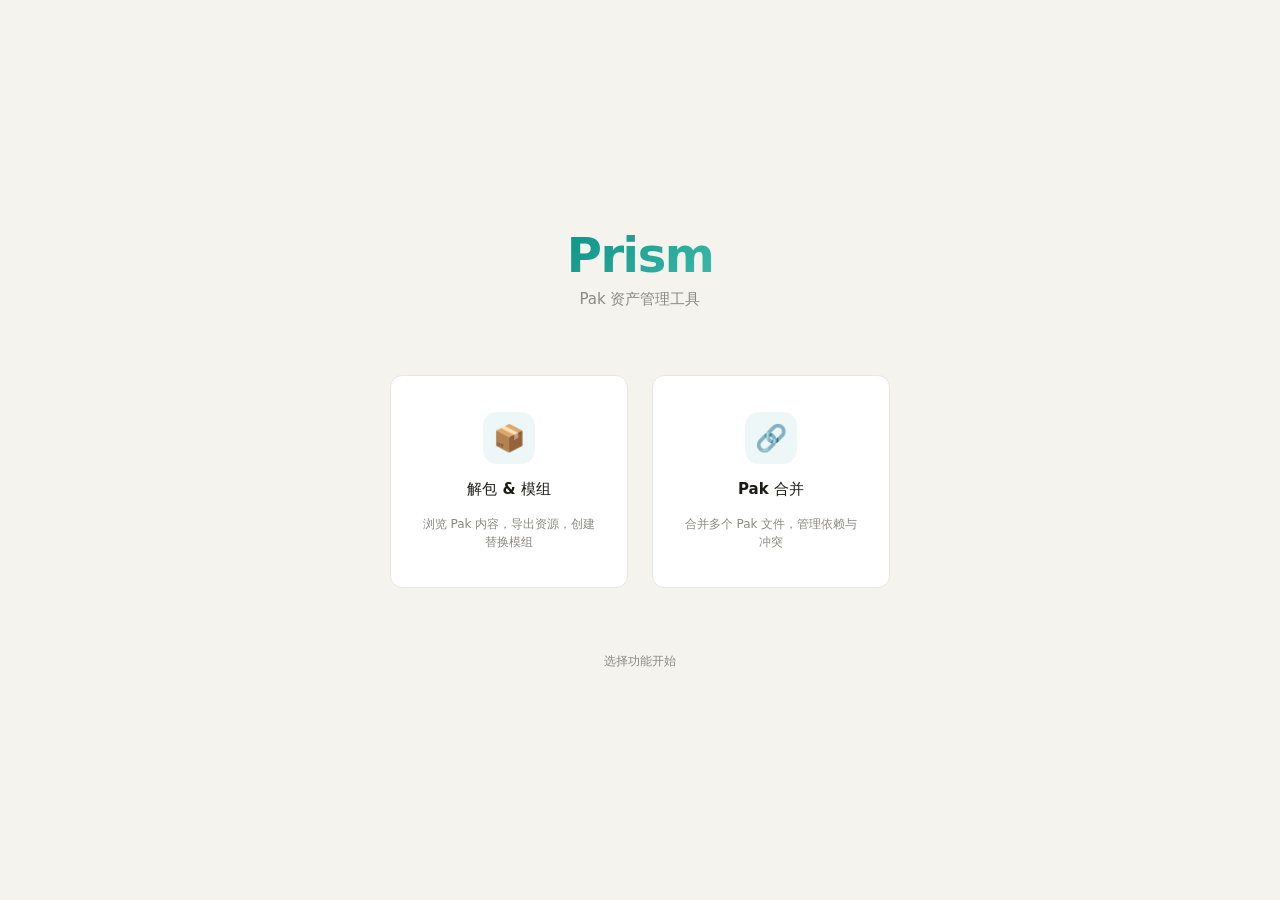
<file: Prism/Resources/mainwebview.html>
<!doctype html>
<html lang="zh-CN">

<head>
    <meta charset="utf-8" />
    <meta name="viewport" content="width=device-width, initial-scale=1.0, user-scalable=no, viewport-fit=cover" />
    <title>Prism</title>
    <style>
        /* ── 变量 ── */
        :root {
          --bg:      #f5f3ee;
          --surface: #faf9f6;
          --card:    #ffffff;
          --text:    #1a1a16;
          --text2:   #8a8982;
          --text3:   #bfbeb6;
          --divider: #e8e6e0;
          --radius:  12px;
          --radius-sm: 8px;
          --font:    "Noto Sans SC","HarmonyOS Sans","PingFang SC",system-ui,sans-serif;
          --mono:    "JetBrains Mono","Fira Code",monospace;
          --accent:    #0d9488;
          --accent-2:  #3cb8a8;
          --accent-l:  rgba(13,148,136,.07);
          --accent-g:  linear-gradient(135deg,#0d9488,#3cb8a8);
          --shadow-sm: 0 1px 3px rgba(0,0,0,.04);
          --shadow-md: 0 4px 16px rgba(0,0,0,.06);
        }
        
        * { box-sizing:border-box; min-width:0; margin:0; padding:0; }
        html { font-size:clamp(13px,2.5vw,15px); }
        body {
          color:var(--text); background:var(--bg);
          font-family:var(--font); font-weight:400; line-height:1.55;
          -webkit-font-smoothing:antialiased;
          height:100vh; height:100dvh; overflow:hidden;
        }
        button,input,select,textarea{ font:inherit; max-width:100%; }
        button{ cursor:pointer; border:0; background:none; color:inherit; font-weight:400; }
        input,select,textarea{ outline:none; border:1px solid var(--divider); border-radius:var(--radius-sm);
          background:var(--card); padding:8px 12px; font-size:13px; color:var(--text);
          transition:border-color .2s;
        }
        input:focus,select:focus,textarea:focus { border-color:var(--accent); }
        input::placeholder { color:var(--text3); }
        
        .app { width:100%; height:100vh; height:100dvh; max-width:1200px; margin:0 auto; display:flex; flex-direction:column; overflow:hidden; }
        
        /* ── 进度条 ── */
        .progress {
          flex:0 0 auto; height:0; overflow:hidden; background:transparent;
          transition:height .15s;
        }
        body.busy .progress { height:2px; }
        .progress::after {
          content:""; display:block; height:100%; width:30%;
          background:var(--accent); opacity:.5;
          animation:slide 1.2s ease-in-out infinite;
        }
        @keyframes slide { 0%{transform:translateX(-120%)} 50%{transform:translateX(100%)} 100%{transform:translateX(350%)} }
        
        /* ── 百分比进度条 ── */
        .progress.fake-pct-bar::after {
          animation: none;
          width: var(--pct, 0%);
          opacity: 0.8;
          transition: width 0.25s ease-out;
        }
        
        /* ── 视图切换 ── */
        .view { flex:1; display:flex; flex-direction:column; overflow:hidden; position:relative; }
        .view-hidden { display:none !important; }
        .view.slide-in  { animation:slideIn  .28s ease forwards; }
        .view.slide-out { animation:slideOut .28s ease forwards; pointer-events:none; }
        @keyframes slideIn  { from{ transform:translateX(60px); opacity:0; } to{ transform:translateX(0); opacity:1; } }
        @keyframes slideOut { from{ transform:translateX(0);    opacity:1; } to{ transform:translateX(-60px); opacity:0; } }
        
        /* ═══════════════════════ 主页 ═══════════════════════ */
        .home {
          flex:1; display:flex; flex-direction:column; align-items:center; justify-content:center;
          gap:64px; padding:10vh 24px; overflow-y:auto;
        }
        .home-brand { text-align:center; }
        .home-brand h1 {
          font-size:clamp(32px,6vw,48px); font-weight:550; letter-spacing:-.03em; line-height:1.1;
          background:var(--accent-g); -webkit-background-clip:text; -webkit-text-fill-color:transparent; background-clip:text;
        }
        .home-brand p { font-size:15px; color:var(--text2); margin-top:6px; }
        .home-cards { display:grid; grid-template-columns:1fr 1fr; gap:24px; width:100%; max-width:500px; }
        @media (max-width:500px) { .home-cards { grid-template-columns:1fr; max-width:300px; } }
        .home-card {
          display:flex; flex-direction:column; align-items:center; gap:14px;
          padding:36px 28px; background:var(--card); border-radius:var(--radius);
          border:1px solid var(--divider);
          text-align:center; cursor:pointer;
          transition:border-color .2s;
        }
        .home-card:hover { border-color:var(--accent-2); }
        .home-card .card-icon {
          width:52px; height:52px; border-radius:14px; display:grid; place-items:center;
          font-size:26px; background:var(--accent-l); color:var(--accent);
        }
        .home-card h3 { font-size:15px; font-weight:550; color:var(--text); }
        .home-card p { font-size:12px; color:var(--text2); line-height:1.5; max-width:200px; }
        .home-status { font-size:12px; color:var(--text2); text-align:center; }
        body.busy .home-status { color:var(--accent); }

        /* ═══════════════════════ 工作区 ═══════════════════════ */
        .ws-top {
          flex:0 0 auto; display:flex; align-items:center; gap:10px;
          padding:8px 18px; border-bottom:1px solid var(--divider);
        }
        .ws-top .back-btn {
          font-size:15px; color:var(--text3); width:28px; height:28px; display:grid; place-items:center;
          border-radius:var(--radius-sm); transition:color .15s, background .15s;
        }
        .ws-top .back-btn:hover { color:var(--accent); }
        .ws-top .ws-title { font-size:13px; font-weight:550; color:var(--text); }
        .ws-top .spacer { flex:1; }
        .ws-top .ws-status { font-size:10px; color:var(--text3); }
        body.busy .ws-status { color:var(--accent); }
        .ws-top .search-wrap { display:flex; align-items:center; gap:4px; }
        .ws-top .search-wrap input { width:110px; padding:4px 8px; font-size:11px; }

        /* 标签栏 */
        .ws-tabs {
          flex:0 0 auto; display:flex; align-items:center; gap:0;
          padding:6px 18px 0; font-size:12px;
        }
        .ws-tabs button {
          font-size:12px; color:var(--text2); padding:5px 14px;
          border-radius:var(--radius-sm) var(--radius-sm) 0 0;
          transition:color .15s; white-space:nowrap; flex-shrink:0;
        }
        .ws-tabs button.active { color:var(--accent); background:var(--card); font-weight:550; }
        .ws-tabs button:hover:not(.active) { color:var(--text); }
        .ws-tabs .spacer { flex:1; }
        .browse-actions { display:flex; align-items:center; gap:5px; padding-right:6px; }
        .browse-actions select { font-size:11px; padding:3px 6px; max-width:100px; }
        .browse-actions.hidden { display:none; }

        /* 主内容 */
        .ws-body { flex:1; display:flex; overflow:hidden; position:relative; background:var(--card); border-radius:0 var(--radius) var(--radius) var(--radius); }

        /* 配置面板 */
        .config-panel { flex:1; min-width:0; overflow-y:auto; padding:24px; }
        .config-panel.panel-hidden { display:none !important; }
        .config-card { max-width:480px; background:var(--bg); border-radius:var(--radius); padding:20px 24px; margin-bottom:0; }
        .config-section { margin-bottom:16px; }
        .config-section:last-child { margin-bottom:0; }
        .config-label { font-size:11px; font-weight:500; color:var(--text3); margin-bottom:6px; text-transform:uppercase; letter-spacing:.5px; }
        .config-row { display:flex; align-items:center; gap:10px; flex-wrap:wrap; }
        .config-card .chip { font-size:12px; color:var(--text2); padding:4px 10px; background:var(--card); border-radius:99px; white-space:nowrap; max-width:200px; overflow:hidden; text-overflow:ellipsis; }
        .config-card .chip.empty { color:var(--text3); }
        .config-actions { padding-top:4px; }
        .config-actions .btn-pri { padding:8px 24px; font-size:13px; }

        /* 浏览页 */
        .browse-panel { flex:1; min-width:0; display:flex; flex-direction:column; overflow:hidden; }
        .browse-panel.panel-hidden { display:none !important; }
        .pathbar {
          flex:0 0 auto; display:flex; align-items:center; gap:8px; flex-wrap:wrap;
          padding:8px 16px; border-bottom:1px solid var(--divider); font-size:12px;
        }
        .pathbar .path {
          flex:1; font-size:12px; color:var(--text3);
          overflow:hidden; text-overflow:ellipsis; white-space:nowrap; min-width:40px;
        }
        .pathbar select { font-size:11px; padding:5px 8px; max-width:130px; }
        .file-list { flex:1; overflow-y:auto; overflow-x:hidden; padding:6px 10px; -webkit-overflow-scrolling:touch; }
        .file-list::-webkit-scrollbar { width:4px; }
        .file-list::-webkit-scrollbar-track { background:transparent; }
        .file-list::-webkit-scrollbar-thumb { background:var(--divider); border-radius:99px; }

        .row {
          width:100%; display:flex; align-items:center; gap:10px;
          padding:10px 14px; border-radius:var(--radius-sm); text-align:left; position:relative;
          transition:background .15s;
        }
        .row:hover { background:var(--accent-l); }
        .row.selected { background:var(--accent-l); }
        .row.selected .info .name { color:var(--accent); }
        .row.selected::before {
          content:''; position:absolute; left:0; top:50%; transform:translateY(-50%);
          width:2px; height:20px; border-radius:99px; background:var(--accent);
        }
        .row .prefix { flex:0 0 auto; font-size:10px; font-weight:500; color:var(--text3); min-width:28px; text-align:center; }
        .row .thumb { flex:0 0 auto; width:38px; height:38px; object-fit:contain; border:1px solid var(--divider); border-radius:6px; background:#fff; }
        .row .info { flex:1; min-width:0; }
        .row .info .name { font-size:13px; font-weight:550; overflow:hidden; text-overflow:ellipsis; white-space:nowrap; }
        .row .info .meta { font-size:11px; color:var(--text3); margin-top:2px; }
        .row .type-tag { flex:0 0 auto; font-size:10px; color:var(--text3); }

        /* 底部预览面板 */
        .preview-sheet {
          flex:0 0 auto;
          background:var(--card); border-top:1px solid var(--divider);
          box-shadow:0 -4px 20px rgba(0,0,0,.06);
          max-height:48px; overflow:hidden;
          transition:max-height .35s cubic-bezier(0.16,1,0.3,1);
          display:flex; flex-direction:column;
        }
        .preview-sheet.open { max-height:max(200px,38vh); }
        .preview-sheet.collapsed { max-height:0; border-top:none; box-shadow:none; }
        .preview-sheet-header {
          flex:0 0 auto; display:flex; align-items:center; gap:10px;
          padding:10px 16px; border-bottom:1px solid var(--divider);
          user-select:none; -webkit-user-select:none;
          touch-action:none;
        }
        .preview-sheet-header .sheet-handle {
          width:32px; height:4px; background:var(--divider); border-radius:99px;
          flex:0 0 auto;
        }
        .preview-sheet-header .sheet-title { font-size:13px; font-weight:550; flex:1; overflow:hidden; text-overflow:ellipsis; white-space:nowrap; }
        .preview-sheet-header .sheet-close {
          font-size:18px; color:var(--text2); width:30px; height:30px; display:grid; place-items:center;
          border-radius:var(--radius-sm); transition:color .15s, background .15s;
          flex:0 0 auto;
        }
        .preview-sheet-header .sheet-close:hover { color:var(--accent); background:var(--accent-l); }
        .preview-sheet-body {
          flex:1 1 auto; display:flex; flex-direction:column; gap:8px; padding:8px 12px; overflow:hidden; min-height:0;
        }
        .preview-sheet-body .preview-img {
          flex:1 1 auto; min-height:120px; display:grid; place-items:center;
          background:var(--bg); border-radius:var(--radius-sm); overflow:hidden; position:relative;
          touch-action:manipulation;
        }
        .preview-sheet-body .preview-img img { max-width:100%; max-height:100%; object-fit:contain; user-select:none; }
        .preview-sheet-body .preview-meta { flex:0 0 auto; display:flex; gap:16px; flex-wrap:wrap; padding:4px 6px; }
        .preview-sheet-body .preview-meta .meta-line { font-size:11px; color:var(--text2); }
        .preview-sheet-footer {
          flex:0 0 auto; display:flex; gap:6px; flex-wrap:wrap; padding:8px 16px 12px; border-top:1px solid var(--divider);
        }

        /* 替换页 */
        .patch-panel { flex:1; min-width:0; display:flex; flex-direction:column; overflow:hidden; }
        .patch-panel.panel-hidden { display:none !important; }
        .patch-top { flex:0 0 auto; display:flex; align-items:center; gap:8px; padding:10px 16px; border-bottom:1px solid var(--divider); flex-wrap:wrap; }
        .patch-top .title { flex:1; font-size:14px; font-weight:550; }
        .patch-top .title span { font-size:11px; color:var(--text2); font-weight:400; }
        .patch-body { flex:1; display:flex; overflow:hidden; }
        .patch-list { flex:0 0 240px; overflow-y:auto; padding:6px 8px; border-right:1px solid var(--divider); -webkit-overflow-scrolling:touch; }
        .patch-item {
          width:100%; display:flex; flex-direction:column; gap:2px;
          padding:10px 12px; border-radius:var(--radius-sm); text-align:left; position:relative;
          transition:background .15s;
        }
        .patch-item:active { background:rgba(0,0,0,.015); transition:background .04s; }
        .patch-item:hover { background:var(--accent-l); }
        .patch-item.active { background:var(--accent-l); }
        .patch-item.active strong { color:var(--accent); }
        .patch-item.active::before { content:''; position:absolute; left:0; top:50%; transform:translateY(-50%); width:2px; height:20px; border-radius:99px; background:var(--accent); }
        .patch-item strong { font-size:12px; font-weight:550; overflow:hidden; text-overflow:ellipsis; white-space:nowrap; }
        .patch-item .meta { font-size:10px; color:var(--text2); }
        .patch-st { font-size:9px; color:var(--text2); }
        .patch-st.ok { color:var(--accent); }
        .patch-st.err { color:#b43a2a; }
        .patch-detail { flex:1; min-width:0; display:flex; flex-direction:column; gap:10px; padding:14px 16px; overflow-y:auto; }
        .patch-previews { display:grid; grid-template-columns:1fr 1fr; gap:10px; }
        .patch-card { min-height:160px; display:flex; flex-direction:column; gap:6px; padding:10px; border-radius:var(--radius-sm); background:var(--bg); overflow:hidden; }
        .patch-card strong { font-size:10px; color:var(--text3); font-weight:400; text-transform:uppercase; letter-spacing:.04em; }
        .patch-card .frame { flex:1; min-height:0; display:grid; place-items:center; overflow:hidden; }
        .patch-card .frame img { max-width:100%; max-height:100%; object-fit:contain; }
        .patch-card .frame audio { max-width:100%; }

        /* ═══════════════════════ 按钮 ═══════════════════════ */
        .btn {
          display:inline-flex; align-items:center; justify-content:center; gap:4px;
          padding:6px 12px; border-radius:var(--radius-sm);
          font-size:12px; font-weight:400; white-space:nowrap; color:var(--text2);
          background:var(--bg); transition:color .15s, background .1s;
        }
        .btn:hover { color:var(--text); background:var(--accent-l); }
        .btn-pri { color:#fff; background:var(--accent); }
        .btn-pri:hover { background:var(--accent-2); }
        .btn-pri:disabled { background:var(--divider); color:var(--text3); pointer-events:none; }
        .btn-acc { color:var(--accent); background:var(--accent-l); }
        .btn-acc:hover { color:#fff; background:var(--accent); }
        .btn:disabled { color:var(--text3); pointer-events:none; background:var(--bg); }
        .btn-sm { font-size:11px; padding:4px 10px; }
        .btn-xs { font-size:10px; padding:3px 8px; }
        .inline-label {
          display:inline-flex; align-items:center; gap:4px; cursor:pointer;
          font-size:11px; color:var(--text2); white-space:nowrap;
        }
        .inline-label input[type="checkbox"] { width:15px; height:15px; accent-color:var(--accent); }

        /* ═══════════════════════ 合并页 ═══════════════════════ */
        .merge-page {
          flex:1; display:flex; flex-direction:column; overflow-y:auto; padding:36px 24px;
        }
        .merge-header { display:flex; align-items:center; gap:12px; margin-bottom:32px; }
        .merge-header .back-btn {
          font-size:16px; color:var(--text3); width:30px; height:30px; display:grid; place-items:center;
          border-radius:var(--radius-sm); transition:color .15s;
        }
        .merge-header .back-btn:hover { color:var(--accent); }
        .merge-header h2 { font-size:18px; font-weight:550; }
        .merge-card {
          max-width:480px; width:100%; margin:0 auto;
          background:var(--card); border:1px solid var(--divider); border-radius:var(--radius);
          padding:28px; box-shadow:var(--shadow-sm);
          display:flex; flex-direction:column; gap:16px;
        }
        .merge-card label { font-size:12px; color:var(--text2); display:flex; flex-direction:column; gap:4px; }
        .merge-card label span { font-weight:550; color:var(--text); }
        .merge-card .chip-row { display:flex; align-items:center; gap:8px; flex-wrap:wrap; }
        .merge-card .chip { font-size:12px; color:var(--text2); padding:4px 10px; background:var(--bg); border-radius:99px; }
        .merge-card .chip.empty { color:var(--text3); }
        .merge-card .actions { display:flex; gap:8px; align-items:center; padding-top:8px; }
        .merge-card .actions .spacer { flex:1; }

        /* ═══════════════════════ 通用 ═══════════════════════ */
        .empty-big { padding:48px 16px; text-align:center; color:var(--text3); font-size:13px; }
        .hint { padding:16px; text-align:center; color:var(--text3); font-size:11px; }
        .err-msg { padding:8px 12px; color:#b43a2a; font-size:10px; background:rgba(180,58,42,.05); border-radius:6px; overflow-wrap:anywhere; }
        .diagnostics { flex:0 0 auto; }
        .diagnostics summary { font-size:10px; color:var(--text3); cursor:pointer; padding:4px 0; }
        .diagnostics-log { max-height:70px; overflow:auto; font-family:var(--mono); font-size:9px; color:var(--text2); white-space:pre-wrap; overflow-wrap:anywhere; line-height:1.4; }
        .diagnostics-log::-webkit-scrollbar { width:3px; }
        .diagnostics-log::-webkit-scrollbar-thumb { background:var(--divider); border-radius:99px; }
        .spinner { width:22px; height:22px; border:2px solid var(--divider); border-top-color:var(--accent); border-radius:99px; animation:spin .6s linear infinite; }
        @keyframes spin { to{transform:rotate(360deg)} }
        @keyframes flashConfirm { 0%{color:var(--accent);background:var(--accent-l)} 100%{color:var(--text2);background:transparent} }
        .btn-flash { animation:flashConfirm .35s ease; }

        /* 滚动条 */
        .patch-list::-webkit-scrollbar,.patch-detail::-webkit-scrollbar,.preview-sheet-body::-webkit-scrollbar { width:4px; }
        .patch-list::-webkit-scrollbar-track,.patch-detail::-webkit-scrollbar-track,.preview-sheet-body::-webkit-scrollbar-track { background:transparent; }
        .patch-list::-webkit-scrollbar-thumb,.patch-detail::-webkit-scrollbar-thumb,.preview-sheet-body::-webkit-scrollbar-thumb { background:var(--divider); border-radius:99px; }

        /* Locres / Material 编辑器 */
        .patch-editor { display:grid; gap:10px; min-height:0; overflow:auto; }
        .patch-editor .locres-row { display:grid; grid-template-columns:minmax(0,.9fr) minmax(0,1.2fr); gap:8px; align-items:start; border:1px solid var(--divider); border-radius:var(--radius-sm); padding:10px; background:var(--bg); }
        .patch-editor .locres-row .key { font-size:11px; color:var(--text2); overflow-wrap:anywhere; }
        .patch-editor textarea { width:100%; resize:vertical; border:1px solid var(--divider); border-radius:var(--radius-sm); padding:8px; background:var(--card); color:var(--text); font-size:12px; font-family:var(--font); }
        .material-row { display:grid; grid-template-columns:minmax(100px,.7fr) minmax(140px,1fr); gap:8px; align-items:center; border:1px solid var(--divider); border-radius:var(--radius-sm); padding:10px; background:var(--bg); font-size:11px; }
        .material-row input,.material-row select { padding:5px 8px; font-size:12px; width:100%; }
        .material-row .vec-grid { display:grid; grid-template-columns:repeat(4,minmax(0,1fr)); gap:4px; }

        /* ── 响应式 ── */
        @media (max-width:699px) {
          body { overflow:hidden; height:100vh; height:100dvh; }
          .app { height:100vh; height:100dvh; overflow:hidden; }
          .home { padding:36px 16px; gap:32px; }
          .home-cards { max-width:100%; }
          .home-card { padding:28px 20px; }
          .ws-body { flex-direction:column; border-radius:0; }
          .preview-sheet.open { max-height:max(180px,35vh); }
          .preview-sheet-body .preview-img { min-height:100px; }
          .patch-body { flex-direction:column; }
          .patch-list { flex:none; max-height:160px; border-right:0; border-bottom:1px solid var(--divider); }
          .patch-previews { grid-template-columns:1fr; }
          .patch-card { min-height:120px; }
          .merge-card { max-width:100%; }
          .ws-top { gap:4px; padding:6px 10px; }
          .ws-top .search-wrap input { width:100px; }
          .pathbar { padding:6px 10px; gap:4px; }
          .row { padding:12px 12px; }
          .btn { font-size:13px; padding:8px 14px; }
          .btn-sm { font-size:12px; padding:6px 12px; }
        }
        @media (min-width:700px) and (max-width:960px) {
          .patch-list { flex:0 0 200px; }
        }
        @media (min-width:1200px) {
          .patch-list { flex:0 0 280px; }
        }
    </style>
</head>

<body>
    <div class="app">
        <div class="progress"></div>

        <!-- ═══════════ 主页 ═══════════ -->
        <div id="homeView" class="home view">
            <div class="home-brand">
                <h1>Prism</h1>
                <p>Pak 资产管理工具</p>
            </div>
            <div class="home-cards">
                <div class="home-card" onclick="navigateTo('workspace')">
                    <div class="card-icon">📦</div>
                    <h3>解包 &amp; 模组</h3>
                    <p>浏览 Pak 内容，导出资源，创建替换模组</p>
                </div>
                <div class="home-card" onclick="navigateTo('merge')">
                    <div class="card-icon">🔗</div>
                    <h3>Pak 合并</h3>
                    <p>合并多个 Pak 文件，管理依赖与冲突</p>
                </div>
            </div>
            <div id="homeStatus" class="home-status">选择功能开始</div>
        </div>

        <!-- ═══════════ 工作区（解包 & 模组） ═══════════ -->
        <div id="workspaceView" class="view view-hidden">
            <!-- 顶栏 -->
            <div class="ws-top">
                <button class="back-btn" onclick="navigateTo('home')" title="返回主页">←</button>
                <span class="ws-title">解包 &amp; 模组</span>
                <span class="spacer"></span>
                <span id="wsStatus" class="ws-status">就绪</span>
                <span class="search-wrap">
                    <input id="search" autocomplete="off" spellcheck="false" placeholder="搜索..." />
                    <button class="btn btn-sm" onclick="search()">搜索</button>
                </span>
            </div>

            <!-- 标签栏 -->
            <div class="ws-tabs">
                <button id="configTab" class="active" onclick="switchTab('config')">配置</button>
                <button id="browseTab" onclick="switchTab('browse')">浏览</button>
                <button id="patchTab" onclick="switchTab('patch')">替换</button>
                <span class="spacer"></span>
                <span class="browse-actions hidden" id="browseActions">
                    <select id="folderExportKind" aria-label="文件夹导出类型">
                        <option value="raw">Raw</option>
                        <option value="model">Models GLB+FBX</option>
                        <option value="texture">Textures PNG</option>
                        <option value="audio">Audio WAV</option>
                        <option value="blueprint">Blueprint CPP</option>
                    </select>
                    <button id="exportFolderBtn" class="btn btn-sm" onclick="exportCurrentFolder()" disabled>导出</button>
                    <button id="addFolderPatchBtn" class="btn btn-acc btn-sm" onclick="native('addFolderToPatchPak')" disabled>加入替换</button>
                </span>
            </div>

            <!-- 主内容 -->
            <div class="ws-body">

                <!-- 配置面板 -->
                <div id="configPanel" class="config-panel">
                    <div class="config-card">
                        <div class="config-section">
                            <div class="config-label">Pak 文件</div>
                            <div class="config-row">
                                <button class="btn btn-sm" onclick="native('pickPak')">选择 Pak</button>
                                <span id="tbPak" class="chip empty">未选择</span>
                            </div>
                        </div>
                        <div class="config-section">
                            <div class="config-label">Usmap 映射</div>
                            <div class="config-row">
                                <button class="btn btn-sm" onclick="native('pickUsmap')">选择 Usmap</button>
                                <span id="tbUsmap" class="chip empty">未选择</span>
                            </div>
                        </div>
                        <div class="config-section">
                            <div class="config-label">AES 密钥</div>
                            <div class="config-row">
                                <input id="aesKey" autocomplete="off" spellcheck="false" placeholder="如需解密请填写" style="width:100%;max-width:280px;" />
                            </div>
                        </div>
                        <div class="config-actions">
                            <button class="btn btn-pri" onclick="openPak()">打开 Pak</button>
                        </div>
                    </div>
                    <div class="config-card" style="margin-top:12px;">
                        <div class="config-label" style="margin-bottom:8px;">工具</div>
                        <div class="config-row" style="gap:8px;">
                            <button id="exportLogBtn" class="btn btn-sm" onclick="native('exportLog')">导出日志</button>
                            <button id="checkUpdateBtn" class="btn btn-sm" onclick="native('checkUpdate')">检查更新</button>
                        </div>
                    </div>
                </div>

                <!-- 浏览面板 -->
                <div id="browsePanel" class="browse-panel panel-hidden">
                    <div class="pathbar">
                        <button class="btn btn-sm" onclick="native('up')">上级</button>
                        <span id="path" class="path">/</span>
                    </div>
                    <div id="list" class="file-list"></div>

                    <!-- 底部预览面板 -->
                    <div id="previewSheet" class="preview-sheet">
                        <div class="preview-sheet-header" id="previewHeader">
                            <span class="sheet-handle"></span>
                            <span class="sheet-title" id="sheetTitle">未选择</span>
                            <button class="sheet-close" onclick="closePreview()">×</button>
                        </div>
                        <div class="preview-sheet-body">
                            <div class="preview-img" id="previewImgBox">
                                <div id="previewContent"><div id="preview"></div><div class="hint" id="previewHint">选择纹理资产以预览</div></div>
                            </div>
                            <div class="preview-meta" id="previewMeta"></div>
                        </div>
                        <div class="preview-sheet-footer">
                            <button id="exportRaw" class="btn btn-sm" onclick="native('exportRaw')" disabled>导出原始</button>
                            <button id="exportPng" class="btn btn-sm" onclick="native('exportTyped')" disabled>导出</button>
                            <button id="addPatchPak" class="btn btn-acc btn-sm" onclick="native('addSelectedToPatchPak')" disabled>加入替换</button>
                        </div>
                    </div>
                </div>

                <!-- 替换面板 -->
                <div id="patchPanel" class="patch-panel panel-hidden">
                    <div class="patch-top">
                        <div class="title">替换任务 <span id="patchStats">暂无资源</span></div>
                        <label class="inline-label">
                            <input id="oodleCompression" type="checkbox" onchange="setOodleCompression(this.checked)" />
                            <span>Oodle 压缩</span>
                        </label>
                        <button id="buildPatchBtn" class="btn btn-pri btn-sm" onclick="buildPatchPak()" disabled>构建 Pak</button>
                    </div>
                    <div class="patch-body">
                        <div class="patch-list" id="patchList"></div>
                        <div class="patch-detail" id="patchDetail">
                            <div class="hint">从左侧选择替换项查看预览</div>
                        </div>
                    </div>
                </div>
            </div>

            <!-- 诊断 -->
            <details class="diagnostics" style="padding:4px 16px;border-top:1px solid var(--divider);background:var(--surface);">
                <summary>诊断</summary>
                <div id="diagnostics" class="diagnostics-log">暂无诊断信息</div>
            </details>
        </div>

        <!-- ═══════════ 合并页 ═══════════ -->
        <div id="mergeView" class="view view-hidden">
            <div class="merge-page">
                <div class="merge-header">
                    <button class="back-btn" onclick="navigateTo('home')" title="返回主页">←</button>
                    <h2>Pak 合并</h2>
                </div>
                <div class="merge-card">
                    <label><span>主 Pak</span>
                        <span id="mPak" class="chip empty" style="display:inline-block;margin-top:4px;">未选择</span>
                    </label>
                    <button class="btn btn-sm" onclick="native('pickPak')" style="align-self:flex-start;">选择主 Pak</button>

                    <label><span>合并 Pak</span>
                        <span id="mMerge" class="chip empty" style="display:inline-block;margin-top:4px;">未选择</span>
                    </label>
                    <button class="btn btn-sm" onclick="native('pickMergePak')" style="align-self:flex-start;">选择合并 Pak</button>

                    <label><span>AES 密钥</span>
                        <input id="mAesKey" autocomplete="off" spellcheck="false" placeholder="如需解密请填写" style="width:100%;" />
                    </label>

                    <label class="inline-label" id="mergeAskLabel">
                        <input id="mergeAsk" type="checkbox" />
                        <span>替换前询问</span>
                    </label>

                    <div class="actions" style="margin-top:8px;">
                        <button id="mergeBtn" class="btn btn-pri" onclick="mergePakInline()" disabled>执行合并</button>
                        <span class="spacer"></span>
                        <span id="mergeStatus" style="font-size:11px;color:var(--text2);">就绪</span>
                    </div>
                </div>
            </div>
        </div>
    </div>

    <script>
        /* ── 兼容补丁 ── */
        if(!Element.prototype.replaceChildren){ Element.prototype.replaceChildren=function(){ while(this.firstChild) this.removeChild(this.firstChild); }; }
        
        /* ── 状态 ── */
        var pakPath='', usmapPath='', mergePakPath='', mergePakName='', aesKey='', currentPath='/';
        var entries=[], selectedEntry=null;
        var patchItems=[], selectedPatchIndex=-1;
        var canExportRaw=false, canExportTyped=false, canExportFolder=false;
        var canAddToPatchPak=false, canAddFolderToPatchPak=false;
        var canBuildPatchPak=false, canMergePak=false;
        var useOodleCompression=false;
        try { useOodleCompression=localStorage.getItem('prism.oodleCompression')==='true'; } catch(e){}
        var exportLabel='导出';
        var oodleStatus='Oodle native not checked.';
        var previewScale=1, previewPanX=0, previewPanY=0;
        var currentView='home';
        var previewPointerId=null, previewLastX=0, previewLastY=0, pinchDist0=0, pinchScale0=1;
        
        /* ── 导航 ── */
        function navigateTo(view){
          var from=document.getElementById({home:'homeView',workspace:'workspaceView',merge:'mergeView'}[currentView]);
          var to=document.getElementById({home:'homeView',workspace:'workspaceView',merge:'mergeView'}[view]);
          if(!from||!to||from===to) return;
          currentView=view;
          from.classList.add('view-hidden');
          to.classList.remove('view-hidden');
          setTimeout(function(){ try { render(); } catch(e) { addDebugLog('渲染错误: '+e.message); } }, 20);
        }
        
        /* ── 标签切换 ── */
        function switchTab(tab){
          document.getElementById('configPanel').classList.toggle('panel-hidden',tab!=='config');
          document.getElementById('browsePanel').classList.toggle('panel-hidden',tab!=='browse');
          document.getElementById('patchPanel').classList.toggle('panel-hidden',tab!=='patch');
          document.getElementById('configTab').classList.toggle('active',tab==='config');
          document.getElementById('browseTab').classList.toggle('active',tab==='browse');
          document.getElementById('patchTab').classList.toggle('active',tab==='patch');
          document.getElementById('browseActions').classList.toggle('hidden',tab!=='browse');
          var s=document.getElementById('previewSheet');
          s.style.height=''; s.style.maxHeight=''; s.classList.remove('open','collapsed');
          render();
        }
        
        /* ── 预览面板 ── */
        function openPreview(){
          var s=document.getElementById('previewSheet');
          var cur=s.getBoundingClientRect().height;
          s.style.height='';
          s.style.maxHeight=cur+'px';
          s.style.transition='';
          void s.offsetHeight;
          s.style.maxHeight='';
          s.classList.add('open'); s.classList.remove('collapsed');
        }
        function closePreview(){
          var s=document.getElementById('previewSheet');
          s.style.height=''; s.style.maxHeight=''; s.classList.remove('open'); s.classList.add('collapsed');
        }

        /* ── 预览面板拖拽手势 ── */
        function initPreviewDrag(){
          var sheet=document.getElementById('previewSheet');
          if(!sheet)return;
          var startY=0,startH=0,dragging=false,onImage=false;
          sheet.addEventListener('touchstart',function(e){
            onImage=!!(e.target.closest('.preview-img')||e.target.closest('.sheet-close'));
            if(onImage||e.touches.length!==1){dragging=false;return}
            startY=e.touches[0].clientY;
            startH=sheet.getBoundingClientRect().height;
            dragging=false;
          },{passive:true});
          sheet.addEventListener('touchmove',function(e){
            if(onImage||e.touches.length!==1)return;
            var dy=e.touches[0].clientY-startY;
            if(!dragging&&Math.abs(dy)<2)return;
            if(!dragging){dragging=true;sheet.style.transition='none';sheet.style.maxHeight='none'}
            e.preventDefault();
            var maxH=sheet.parentElement.getBoundingClientRect().height-8;
            var h=Math.max(0,Math.min(maxH,startH-dy));
            sheet.style.height=h+'px';
            sheet.classList.remove('open','collapsed');
          },{passive:false});
          sheet.addEventListener('touchend',function(){
            if(onImage||!dragging)return;
            dragging=false;
            var finalH=sheet.getBoundingClientRect().height;
            sheet.style.transition='';
            sheet.style.maxHeight='none';
            sheet.style.height=finalH+'px';
            sheet.classList.remove('open','collapsed');
          });
        }
        
        /* ── Bridge ── */
        function native(action, payload){
          payload = payload || {};
          var encoded = encodeURIComponent(JSON.stringify(payload));
          location.href = 'paktool://'+action+'?payload='+encoded+'&t='+Date.now();
        }
        function openPak(){ native('openPak', { aesKey: document.getElementById('aesKey').value }); }
        function search(){ native('search', { query: document.getElementById('search').value }); }
        function exportCurrentFolder(){ native('exportFolder', { kind: document.getElementById('folderExportKind').value||'raw' }); }
        function setOodleCompression(v){ useOodleCompression=!!v; try { localStorage.setItem('prism.oodleCompression',useOodleCompression?'true':'false'); } catch(e){} }
        function buildPatchPak(){ native('buildPatchPak',{ useOodleCompression:!!useOodleCompression }); }
        function mergePakInline(){
          native('mergePak',{
            askBeforeReplace: !!(document.getElementById('mergeAsk')||{}).checked,
            useOodleCompression: !!useOodleCompression,
            aesKey: (document.getElementById('mAesKey')||{}).value || (document.getElementById('aesKey')||{}).value || ''
          });
        }
        document.addEventListener('DOMContentLoaded',function(){
          var s=document.getElementById('search'); if(s) s.addEventListener('keydown',function(e){ if(e.key==='Enter') search(); });
        });
        
        /* ── PakToolUI ── */
        window.PakToolUI = {
          applyState: function(next) {
            if(next.busy!==undefined) document.body.classList.toggle('busy',!!next.busy);
            if(next.status!==undefined){
              var s=next.status||'就绪';
              document.getElementById('wsStatus')&&(document.getElementById('wsStatus').textContent=s);
              document.getElementById('homeStatus')&&(document.getElementById('homeStatus').textContent=s);
            }
            if(next.currentPath!==undefined) currentPath=next.currentPath||'/';
            if(next.pakName!==undefined) pakPath=next.pakName||'';
            if(next.mergePakName!==undefined) mergePakName=next.mergePakName||'';
            if(next.usmapName!==undefined) usmapPath=next.usmapName||'';
            if(next.aesKey!==undefined) { aesKey=next.aesKey||''; var ak=document.getElementById('aesKey'); if(ak) ak.value=aesKey; var mak=document.getElementById('mAesKey'); if(mak) mak.value=aesKey; }
            if(next.entries!==undefined) entries=next.entries||[];
            if(next.selectedEntry!==undefined) selectedEntry=next.selectedEntry;
            if(next.patchItems!==undefined) patchItems=next.patchItems||[];
            if(next.selectedPatchItemId!==undefined){
              var idx=patchItems.findIndex(function(x){return x.id===next.selectedPatchItemId;});
              selectedPatchIndex=idx>=0?idx:-1;
            }
            if(next.selectedPatchIndex!==undefined) selectedPatchIndex=next.selectedPatchIndex;
            if(next.canExportRaw!==undefined) canExportRaw=!!next.canExportRaw;
            if(next.canExportTyped!==undefined) canExportTyped=!!next.canExportTyped;
            if(next.canExportFolder!==undefined) canExportFolder=!!next.canExportFolder;
            if(next.canAddToPatchPak!==undefined) canAddToPatchPak=!!next.canAddToPatchPak;
            if(next.canAddFolderToPatchPak!==undefined) canAddFolderToPatchPak=!!next.canAddFolderToPatchPak;
            if(next.canBuildPatchPak!==undefined) canBuildPatchPak=!!next.canBuildPatchPak;
            if(next.canMergePak!==undefined) canMergePak=!!next.canMergePak;
            if(next.exportLabel!==undefined) exportLabel=next.exportLabel||'导出';
            if(next.useOodleCompression!==undefined) useOodleCompression=!!next.useOodleCompression;
            if(next.oodleStatus!==undefined) oodleStatus=next.oodleStatus||'';
            if(next.diagnostics!==undefined){
              var lines=next.diagnostics||[];
              var d=document.getElementById('diagnostics');
              if(d) d.textContent=lines.length?'Oodle: '+oodleStatus+'\n'+lines.join('\n'):'Oodle: '+oodleStatus;
            }
            render();
          }
        };
        
        /* ── 渲染 ── */
        function render(){
          if(currentView==='home'){ renderHomeStatus(); return; }
          if(currentView==='merge'){ renderMergePage(); return; }
          renderPath();
          renderToolbar();
          renderList();
          renderDetail();
          renderPreview();
          renderPatchList();
          renderPatchDetail();
          renderPatchStats();
          renderTabBadge();
          renderBuildBtn();
        }
        
        function renderHomeStatus(){
          var el=document.getElementById('homeStatus');
          if(el){
            if(!pakPath) el.textContent='选择功能开始';
            else if(document.body.classList.contains('busy')) el.textContent='处理中...';
            else el.textContent='Pak: '+(pakPath.split(/[\\/]/).pop()||pakPath);
          }
        }
        
        function renderMergePage(){
          var pEl=document.getElementById('mPak');
          if(pEl){
            if(pakPath){ pEl.textContent=pakPath.split(/[\\/]/).pop()||pakPath; pEl.classList.remove('empty'); }
            else{ pEl.textContent='未选择'; pEl.classList.add('empty'); }
          }
          var mEl=document.getElementById('mMerge');
          if(mEl){
            if(mergePakName){ mEl.textContent=mergePakName.split(/[\\/]/).pop()||mergePakName; mEl.classList.remove('empty'); }
            else{ mEl.textContent='未选择'; mEl.classList.add('empty'); }
          }
          var btn=document.getElementById('mergeBtn');
          if(btn) btn.disabled=!canMergePak||document.body.classList.contains('busy');
          var st=document.getElementById('mergeStatus');
          if(st){
            if(document.body.classList.contains('busy')) st.textContent='处理中...';
            else if(canMergePak) st.textContent='可合并';
            else st.textContent='就绪';
          }
        }
        
        function renderPath(){ var el=document.getElementById('path'); if(el) el.textContent=currentPath||'/'; }
        function renderToolbar(){
          var p=document.getElementById('tbPak'), u=document.getElementById('tbUsmap');
          if(p){
            if(pakPath){ p.textContent=pakPath.split(/[\\/]/).pop()||pakPath; p.classList.remove('empty'); }
            else{ p.textContent='未选择'; p.classList.add('empty'); }
          }
          if(u){
            if(usmapPath){ u.textContent=usmapPath.split(/[\\/]/).pop()||usmapPath; u.classList.remove('empty'); }
            else{ u.textContent='未选择'; u.classList.add('empty'); }
          }
        }
        function renderBuildBtn(){ var btn=document.getElementById('buildPatchBtn'); if(btn) btn.disabled=!canBuildPatchPak||document.body.classList.contains('busy'); }
        function renderTabBadge(){
          var tab=document.getElementById('patchTab');
          if(tab){ var n=patchItems?patchItems.length:0; tab.textContent=n>0?'替换 ('+n+')':'替换'; }
        }
        
        /* ── 列表渲染 ── */
        function entryKindMeta(entry){
          var kind=String(entry.kind||(entry.isDirectory?'folder':entry.extension||'file')).toLowerCase();
          var ext=String(entry.extension||'').replace('.','').toLowerCase();
          if(entry.isDirectory||kind==='folder') return {icon:'DIR',label:'Folder',color:'#5b4636',bg:'#f2dfc3'};
          if(kind.indexOf('texture')>=0||kind==='image'||['png','jpg','jpeg','bmp','tga','dds'].indexOf(ext)>=0) return {icon:'IMG',label:'Texture',color:'#1f6feb',bg:'rgba(31,111,235,.13)'};
          if(kind==='audio'||['wav','ogg','wem','binka','opus','at9'].indexOf(ext)>=0) return {icon:'AUD',label:'Audio',color:'#16803c',bg:'rgba(22,128,60,.13)'};
          if(kind==='video'||['mp4','webm','m4v','mov','bk2','bik'].indexOf(ext)>=0) return {icon:'VID',label:'Video',color:'#b45309',bg:'rgba(180,83,9,.15)'};
          if(kind==='model') return {icon:'3D',label:'Model',color:'#6f42c1',bg:'rgba(111,66,193,.14)'};
          if(kind==='material') return {icon:'MAT',label:'Material',color:'#7c3aed',bg:'rgba(124,58,237,.13)'};
          if(kind==='blueprint') return {icon:'BP',label:'Blueprint',color:'#0969da',bg:'rgba(9,105,218,.14)'};
          if(kind==='locres'||ext==='locres') return {icon:'LOC',label:'Locres',color:'#0f766e',bg:'rgba(15,118,110,.14)'};
          if(entry.isAssetPackage) return {icon:'UE',label:'UAsset',color:'#5f3dc4',bg:'rgba(95,61,196,.12)'};
          return {icon:(ext||'FILE').toUpperCase().slice(0,4),label:ext?ext.toUpperCase():'File',color:'#57606a',bg:'rgba(87,96,106,.12)'};
        }
        function formatSize(b){ if(b==null)return''; if(b<1024)return b+' B'; if(b<1048576)return(b/1024).toFixed(1)+' KB'; if(b<1073741824)return(b/1048576).toFixed(1)+' MB'; return(b/1073741824).toFixed(2)+' GB'; }
        function renderList(){
          var list=document.getElementById('list');
          if(!list) return;
          if(!entries||!entries.length){ list.innerHTML='<div class="empty-big">打开 Pak 文件以浏览内容</div>'; return; }
          list.replaceChildren();
          for(var i=0;i<entries.length;i++){
            var e=entries[i], meta=entryKindMeta(e);
            var row=document.createElement('button');
            row.className='row';
            if(selectedEntry&&selectedEntry.path===e.path) row.classList.add('selected');
            row.onclick=(function(idx){ return function(){ native('entry',{index:idx}); }; })(e.index!==undefined?e.index:i);
        
            var prefix=document.createElement('span');
            prefix.className='prefix'; prefix.textContent=meta.icon;
            row.appendChild(prefix);
        
            if(e.thumbnailUrl){
              var thumb=document.createElement('img');
              thumb.className='thumb'; thumb.src=e.thumbnailUrl; thumb.alt='';
              row.appendChild(thumb);
            }
        
            var info=document.createElement('div'); info.className='info';
            var name=document.createElement('div'); name.className='name'; name.textContent=e.name;
            var metaE=document.createElement('div'); metaE.className='meta';
            metaE.textContent=e.isDirectory?e.path:(formatSize(e.size)+(e.relatedCount>1?' / '+e.relatedCount+' parts':''));
            info.appendChild(name); info.appendChild(metaE);
            row.appendChild(info);
        
            if(!e.isDirectory){
              var tag=document.createElement('span'); tag.className='type-tag'; tag.textContent=meta.label;
              row.appendChild(tag);
            }
            list.appendChild(row);
          }
        }
        
        /* ── 详情 ── */
        function renderDetail(){
          var el=document.getElementById('sheetTitle');
          if(el) el.textContent=selectedEntry?(selectedEntry.path||selectedEntry.name||''):'未选择';
          var meta=document.getElementById('previewMeta');
          if(meta){
            if(selectedEntry){
              meta.innerHTML='<div class="meta-line">路径: '+(selectedEntry.path||'')+'</div>'+
                '<div class="meta-line">大小: '+(formatSize(selectedEntry.size)||'—')+'</div>'+
                '<div class="meta-line">类型: '+(selectedEntry.extension||selectedEntry.kind||'—')+'</div>';
            } else { meta.innerHTML=''; }
          }
          var era=document.getElementById('exportRaw'); if(era) era.disabled=!canExportRaw||document.body.classList.contains('busy');
          var ep=document.getElementById('exportPng'); if(ep){ ep.disabled=!canExportTyped||document.body.classList.contains('busy'); ep.textContent=exportLabel||'导出'; }
          var efb=document.getElementById('exportFolderBtn'); if(efb) efb.disabled=!canExportFolder||document.body.classList.contains('busy');
          var afp=document.getElementById('addFolderPatchBtn'); if(afp) afp.disabled=!canAddFolderToPatchPak||document.body.classList.contains('busy');
          var app=document.getElementById('addPatchPak'); if(app) app.disabled=!canAddToPatchPak||document.body.classList.contains('busy');
        
          var sheet=document.getElementById('previewSheet');
          var pv=document.getElementById('preview');
          if(selectedEntry && pv && pv.children.length > 0){
            openPreview();
          } else if(sheet.classList.contains('collapsed')){
          } else {
            sheet.style.height=''; sheet.style.maxHeight='';
            sheet.classList.remove('open','collapsed');
          }
        }
        
        /* ── 预览 ── */
        function renderPreview(){
          var pv=document.getElementById('preview');
          var hint=document.getElementById('previewHint');
          if(hint){
            if(!selectedEntry) hint.style.display='';
            else if(pv && pv.children.length > 0) hint.style.display='none';
          }
          return;
        }
        
        function setupPreview(){
          var img=document.getElementById('previewImg'); if(!img) return;
          previewScale=1;previewPanX=0;previewPanY=0;applyTx();
          var box=img.parentElement;
          box.onwheel=function(e){e.preventDefault();previewScale=Math.max(.2,Math.min(8,previewScale+(e.deltaY<0?.15:-.15)));applyTx();};
          var touches={},pinch0=0,scale0=1,panX0=0,panY0=0;
          box.addEventListener('touchstart',function(e){
            for(var i=0;i<e.changedTouches.length;i++){
              var t=e.changedTouches[i];touches[t.identifier]=t;
            }
            if(Object.keys(touches).length===1){
              var t0=e.touches[0];previewLastX=t0.clientX;previewLastY=t0.clientY;
            }else if(Object.keys(touches).length===2){
              var ts=e.touches;pinch0=Math.hypot(ts[1].clientX-ts[0].clientX,ts[1].clientY-ts[0].clientY);scale0=previewScale;
              panX0=previewPanX;panY0=previewPanY;
            }
            e.preventDefault();
          },{passive:false});
          box.addEventListener('touchmove',function(e){
            var ts=e.touches;
            if(ts.length===1){
              previewPanX+=ts[0].clientX-previewLastX;previewPanY+=ts[0].clientY-previewLastY;
              previewLastX=ts[0].clientX;previewLastY=ts[0].clientY;applyTx();
            }else if(ts.length===2&&pinch0>0){
              var d=Math.hypot(ts[1].clientX-ts[0].clientX,ts[1].clientY-ts[0].clientY);
              previewScale=Math.max(.2,Math.min(8,scale0*(1+(d/pinch0-1)*.35)));
              var cx=(ts[0].clientX+ts[1].clientX)/2,cy=(ts[0].clientY+ts[1].clientY)/2;
              var r=previewScale/scale0;
              previewPanX=cx-(cx-panX0)*r;previewPanY=cy-(cy-panY0)*r;
              applyTx();
            }
            e.preventDefault();
          },{passive:false});
          box.addEventListener('touchend',function(e){
            for(var i=0;i<e.changedTouches.length;i++){delete touches[e.changedTouches[i].identifier];}
            if(Object.keys(touches).length===0){pinch0=0}
          });
          box.addEventListener('touchcancel',function(){touches={};pinch0=0});
        }
        function applyTx(){ var img=document.getElementById('previewImg'); if(img) img.style.transform='translate('+previewPanX+'px,'+previewPanY+'px) scale('+previewScale+')'; }
        function zoomPreview(d){ previewScale=Math.max(.2,Math.min(8,previewScale+d)); applyTx(); }
        function resetPreview(){ previewScale=1;previewPanX=0;previewPanY=0;applyTx(); }
        
        /* ── 替换列表 ── */
        function renderPatchList(){
          var l=document.getElementById('patchList');
          if(!l) return;
          if(!patchItems||!patchItems.length){ l.innerHTML='<div style="display:flex;align-items:center;justify-content:center;height:100%;"><div class="hint">暂无替换资源<br>从浏览页面添加</div></div>'; return; }
          l.replaceChildren();
          for(var i=0;i<patchItems.length;i++){
            var it=patchItems[i],ac=i===selectedPatchIndex?' active':'',sc='',st='待替换';
            if(it.status==='replaced'||(it.status||'').toLowerCase()==='replaced'){sc=' ok';st='已替换';}
            else if(it.status==='failed'||(it.status||'').toLowerCase()==='failed'){sc=' err';st='失败';}
            var row=document.createElement('button');
            row.className='patch-item'+ac;
            row.onclick=(function(idx){ return function(){ native('selectPatchItem',{id:patchItems[idx].id}); }; })(i);
            var strong=document.createElement('strong'); strong.textContent=it.name||it.sourcePath||('条目'+(i+1));
            var meta=document.createElement('div'); meta.className='meta'; meta.textContent=it.sourcePath||'';
            var stEl=document.createElement('div'); stEl.className='patch-st'+sc; stEl.textContent=st;
            row.appendChild(strong); row.appendChild(meta); row.appendChild(stEl);
            l.appendChild(row);
          }
        }
        function renderPatchDetail(){
          // 注入脚本 augmentPatchDetail 全权接管，HTML 不再渲染
        }
        
        function patchKindLabel(k){ if(k==='audio')return'音频';if(k==='locres')return'本地化';if(k==='material')return'材质';if(k==='raw-folder')return'文件夹';return'贴图'; }
        function createPatchCard(label,dataUrl,audioFallback,emptyText){
          var card=document.createElement('div'); card.className='patch-card';
          var strong=document.createElement('strong'); strong.textContent=label;
          var frame=document.createElement('div'); frame.className='frame';
          if(dataUrl){
            if(audioFallback&&dataUrl.indexOf('data:audio/')===0){
              var aud=document.createElement('audio'); aud.controls=true; aud.src=dataUrl; aud.style.width='100%';
              frame.appendChild(aud);
            }else{
              var img=document.createElement('img'); img.src=dataUrl; img.alt=label; frame.appendChild(img);
            }
          }else{
            var span=document.createElement('span'); span.style.cssText='color:var(--text3);font-size:10px;'; span.textContent=emptyText||'无预览';
            frame.appendChild(span);
          }
          card.appendChild(strong); card.appendChild(frame);
          return card;
        }
        function appendPatchRemove(detail,item){
          if(item.error){ var err=document.createElement('div'); err.className='err-msg'; err.textContent=item.error; detail.appendChild(err); }
          var actions=document.createElement('div'); actions.style.cssText='display:flex;gap:8px;padding-top:4px;';
          var remove=document.createElement('button'); remove.className='btn btn-sm'; remove.textContent='移除';
          remove.disabled=document.body.classList.contains('busy');
          remove.onclick=function(){ native('removePatchItem',{id:item.id}); };
          actions.appendChild(remove); detail.appendChild(actions);
        }
        
        /* ── Locres 编辑 ── */
        function renderLocresPatchEditor(detail,item){
          var entries=item.locresEntries||[];
          var editor=document.createElement('div'); editor.className='patch-editor';
          var search=document.createElement('input');
          search.type='search'; search.placeholder='查找命名空间、键或文本'; search.autocomplete='off';
          search.style.cssText='position:sticky;top:0;z-index:2;padding:9px;border:1px solid var(--divider);border-radius:8px;background:var(--card);font-size:12px;';
          var count=document.createElement('div'); count.style.cssText='font-size:10px;color:var(--text2);';
          var rows=document.createElement('div'); rows.style.cssText='display:grid;gap:6px;';
          var renderRows=function(){
            var q=search.value.trim().toLocaleLowerCase();
            var matches=q?entries.filter(function(e){ return (e.ns||'')+'\n'+(e.key||'')+'\n'+(e.text||'').toLocaleLowerCase().indexOf(q)>=0; }):entries;
            count.textContent=matches.length+' 条 / 共 '+entries.length+' 条';
            rows.replaceChildren();
            for(var i=0;i<Math.min(matches.length,300);i++){
              var e=matches[i];
              var row=document.createElement('div'); row.className='locres-row';
              var key=document.createElement('div'); key.className='key'; key.textContent=(e.ns||'')+'::'+(e.key||'');
              var ta=document.createElement('textarea'); ta.value=e.text||''; ta.rows=3;
              ta.onchange=(function(idx,id){ return function(){ native('updatePatchLocresEntry',{id:id,index:idx,text:ta.value}); }; })(e.index,item.id);
              row.appendChild(key); row.appendChild(ta);
              rows.appendChild(row);
            }
          };
          search.oninput=renderRows;
          editor.appendChild(search); editor.appendChild(count); editor.appendChild(rows);
          renderRows(); detail.appendChild(editor);
        }
        
        /* ── Material 编辑 ── */
        function renderMaterialPatchEditor(detail,item){
          var params=item.materialParameters||{};
          var scalars=params.scalars||[], vectors=params.vectors||[], textures=params.textures||[], textureOptions=params.textureOptions||[];
          var editor=document.createElement('div'); editor.className='patch-editor';
          function addGroup(title,rows){ if(!rows.length)return; var g=document.createElement('div'); g.style.cssText='display:grid;gap:6px;'; var h=document.createElement('strong'); h.style.cssText='font-size:11px;color:var(--text2);'; h.textContent=title; g.appendChild(h); for(var i=0;i<rows.length;i++)g.appendChild(rows[i]); editor.appendChild(g); }
          addGroup('Scalar',scalars.map(function(p){
            var row=document.createElement('label'); row.className='material-row';
            var lbl=document.createElement('span'); lbl.textContent=p.name; row.appendChild(lbl);
            var input=document.createElement('input'); input.type='number'; input.step='0.01'; input.value=Number(p.value||0).toString();
            input.onchange=function(){ native('updateMaterialParameter',{id:item.id,kind:'scalar',index:p.index,value:Number(input.value)}); };
            row.appendChild(input); return row;
          }));
          addGroup('Vector',vectors.map(function(p){
            var row=document.createElement('label'); row.className='material-row';
            var lbl=document.createElement('span'); lbl.textContent=p.name; row.appendChild(lbl);
            var grid=document.createElement('div'); grid.className='vec-grid';
            var fields=['r','g','b','a'].map(function(ch,i){
              var input=document.createElement('input'); input.type='number'; input.step='0.01';
              input.value=Number(p[ch]!==undefined?p[ch]:(ch==='a'?1:0)).toString(); input.title=ch.toUpperCase();
              input.onchange=function(){
                native('updateMaterialParameter',{id:item.id,kind:'vector',index:p.index,
                  r:Number(fields[0].value),g:Number(fields[1].value),b:Number(fields[2].value),a:Number(fields[3].value)});
              };
              return input;
            });
            grid.appendChild(fields[0]);grid.appendChild(fields[1]);grid.appendChild(fields[2]);grid.appendChild(fields[3]);
            row.appendChild(grid); return row;
          }));
          addGroup('Texture',textures.map(function(p){
            var row=document.createElement('label'); row.className='material-row';
            var lbl=document.createElement('span'); lbl.textContent=p.name; row.appendChild(lbl);
            var sel=document.createElement('select');
            var opts=textureOptions.length?textureOptions:[{rawIndex:p.rawIndex,name:p.textureName,path:p.texturePath}];
            for(var i=0;i<opts.length;i++){
              var o=document.createElement('option'); o.value=String(opts[i].rawIndex);
              o.textContent=opts[i].path||opts[i].name||String(opts[i].rawIndex);
              o.selected=opts[i].rawIndex===p.rawIndex; sel.appendChild(o);
            }
            sel.onchange=function(){ native('updateMaterialParameter',{id:item.id,kind:'texture',index:p.index,rawIndex:Number(sel.value)}); };
            row.appendChild(sel); return row;
          }));
          if(!editor.childElementCount){ var empty=document.createElement('div'); empty.className='hint'; empty.textContent='无可编辑的材质参数。'; editor.appendChild(empty); }
          detail.appendChild(editor);
        }
        
        function renderPatchStats(){
          var el=document.getElementById('patchStats');
          if(!el) return;
          if(!patchItems||!patchItems.length){ el.textContent='暂无资源'; return; }
          var r=patchItems.filter(function(i){ var s=(i.status||'').toLowerCase(); return s==='replaced'; }).length;
          el.textContent=patchItems.length+' 个资源，'+r+' 已替换. 来源: '+(pakPath||'未选择');
        }
        
        /* ── 工具函数 ── */
        function escA(s){ if(!s)return''; return String(s).replace(/[&<>"']/g,function(m){return{'&':'&amp;','<':'&lt;','>':'&gt;','"':'&quot;',"'":'&#39;'}[m];}); }
        
        /* ── 滑动切换标签（移动端） ── */
        function initSwipe(){
          var body=document.querySelector('.ws-body'); if(!body) return;
          var SWIPE_THRESHOLD=100, ANGLE_RATIO=1.8;
          var startX=0,startY=0,tracking=false,vetoed=false;
          body.addEventListener('touchstart',function(e){
            if(e.touches.length!==1){tracking=false;return;}
            startX=e.touches[0].clientX; startY=e.touches[0].clientY; tracking=true; vetoed=false;
          },{passive:true});
          body.addEventListener('touchmove',function(e){
            if(!tracking||vetoed)return;
            var dx=e.touches[0].clientX-startX, dy=e.touches[0].clientY-startY;
            if(Math.abs(dy)*ANGLE_RATIO>Math.abs(dx)){vetoed=true;}
          },{passive:true});
          body.addEventListener('touchend',function(e){
            if(!tracking||vetoed){tracking=false;return;}
            tracking=false;
            var dx=((e.changedTouches[0]||{}).clientX||startX)-startX;
            var dy=((e.changedTouches[0]||{}).clientY||startY)-startY;
            var absDx=Math.abs(dx),absDy=Math.abs(dy);
            if(absDx<SWIPE_THRESHOLD) return;
            if(absDx<absDy*ANGLE_RATIO) return;
            var curTab=document.getElementById('configPanel').classList.contains('panel-hidden')?(document.getElementById('browsePanel').classList.contains('panel-hidden')?'patch':'browse'):'config';
            if(dx<0 && curTab==='config') switchTab('browse');
            else if(dx<0 && curTab==='browse') switchTab('patch');
            else if(dx>0 && curTab==='patch') switchTab('browse');
            else if(dx>0 && curTab==='browse') switchTab('config');
          });
          body.addEventListener('touchcancel',function(){tracking=false;});
        }
        
        /* ── Debug 模式 ── */
        var debugMode=false,backendDetected=false;
        var _origNative=native;
        native=function(action,payload){
          backendDetected=true;
          if(action==='addSelectedToPatchPak') flashAddBtn();
          if(debugMode) handleDebugAction(action,payload);
          else _origNative(action,payload);
        };
        setTimeout(function(){ if(!backendDetected){ debugMode=true; addDebugLog('未检测到后端，操作将模拟执行'); } },600);
        function flashAddBtn(){ var btn=document.getElementById('addPatchPak'); if(!btn)return; btn.classList.remove('btn-flash'); void btn.offsetWidth; btn.classList.add('btn-flash'); }
        function addDebugLog(msg){ var d=document.getElementById('diagnostics'); if(d) d.textContent=(d.textContent==='暂无诊断信息'?'':d.textContent+'\n')+msg; }
        function handleDebugAction(action,arg){
          switch(action){
            case'pickPak':pakPath='/sdcard/ExampleGame-Windows.pak';addDebugLog('模拟选择 Pak');render();break;
            case'pickUsmap':usmapPath='/sdcard/ExampleGame.usmap';addDebugLog('模拟选择 Usmap');render();break;
            case'pickMergePak':mergePakName='OtherGame.pak';canMergePak=true;addDebugLog('模拟选择合并 Pak');render();break;
            case'openPak':openDebugPak();break;
            case'entry':selectDebugEntry(arg);break;
            case'up':goUpDebug();break;
            case'search':searchDebug(arg);break;
            case'addSelectedToPatchPak':addToDebugPatch();break;
            case'addFolderToPatchPak':addDebugLog('模拟添加文件夹到替换');break;
            case'selectPatchItem':selectedPatchIndex=patchItems.findIndex(function(x){return x.id===arg.id;});render();break;
            case'removePatchItem':patchItems=patchItems.filter(function(x){return x.id!==arg.id;});selectedPatchIndex=Math.min(selectedPatchIndex,patchItems.length-1);render();break;
            case'buildPatch':case'buildPatchPak':buildDebugPatch();break;
            case'mergePak':addDebugLog('模拟合并 Pak');buildDebugPatch();break;
            case'exportRaw':case'exportTyped':case'exportPng':case'exportFolder':case'exportLog':addDebugLog('导出: '+action+' (模拟)');break;
            case'checkUpdate':addDebugLog('检查更新 (模拟)');break;
            default:addDebugLog('未处理: '+action);
          }
        }
        function makeDebugEntries(dir){
          if(dir==='/')return[{path:'/Engine/',name:'Engine',isDirectory:true,kind:'DIR'},{path:'/Game/',name:'Game',isDirectory:true,kind:'DIR'},{path:'/PakInfo.txt',name:'PakInfo.txt',isDirectory:false,kind:'FILE',size:2048}];
          if(dir==='/Engine/')return[{path:'/Engine/Content/',name:'Content',isDirectory:true,kind:'DIR'},{path:'/Engine/Config/',name:'Config',isDirectory:true,kind:'DIR'},{path:'/Engine/Engine.uasset',name:'Engine.uasset',isDirectory:false,kind:'ASSET',size:15420}];
          if(dir==='/Engine/Content/')return[{path:'/Engine/Content/Textures/',name:'Textures',isDirectory:true,kind:'DIR'},{path:'/Engine/Content/Materials/',name:'Materials',isDirectory:true,kind:'DIR'},{path:'/Engine/Content/Blueprints/',name:'Blueprints',isDirectory:true,kind:'DIR'},{path:'/Engine/Content/DefaultMaterial.uasset',name:'DefaultMaterial.uasset',isDirectory:false,kind:'MATERIAL',size:8432}];
          if(dir==='/Engine/Content/Textures/')return[{path:'/Engine/Content/Textures/WhiteSquare.uasset',name:'WhiteSquare.uasset',isDirectory:false,kind:'TEXTURE',size:1256},{path:'/Engine/Content/Textures/DefaultNormal.uasset',name:'DefaultNormal.uasset',isDirectory:false,kind:'TEXTURE',size:3280},{path:'/Engine/Content/Textures/Grass_Diffuse.uasset',name:'Grass_Diffuse.uasset',isDirectory:false,kind:'TEXTURE',size:524288},{path:'/Engine/Content/Textures/Rock_Normal.uasset',name:'Rock_Normal.uasset',isDirectory:false,kind:'TEXTURE',size:262144},{path:'/Engine/Content/Textures/Sky_Panorama.uasset',name:'Sky_Panorama.uasset',isDirectory:false,kind:'TEXTURE',size:1048576},{path:'/Engine/Content/Textures/UI_Atlas.uasset',name:'UI_Atlas.uasset',isDirectory:false,kind:'TEXTURE',size:2097152}];
          if(dir==='/Engine/Content/Materials/')return[{path:'/Engine/Content/Materials/M_Character.uasset',name:'M_Character.uasset',isDirectory:false,kind:'MATERIAL',size:12840},{path:'/Engine/Content/Materials/M_Terrain.uasset',name:'M_Terrain.uasset',isDirectory:false,kind:'MATERIAL',size:9620},{path:'/Engine/Content/Materials/M_Water.uasset',name:'M_Water.uasset',isDirectory:false,kind:'MATERIAL',size:15800}];
          if(dir==='/Engine/Content/Blueprints/')return[{path:'/Engine/Content/Blueprints/BP_Player.uasset',name:'BP_Player.uasset',isDirectory:false,kind:'BLUEPRINT',size:45200},{path:'/Engine/Content/Blueprints/BP_Enemy.uasset',name:'BP_Enemy.uasset',isDirectory:false,kind:'BLUEPRINT',size:38400}];
          if(dir==='/Game/')return[{path:'/Game/Maps/',name:'Maps',isDirectory:true,kind:'DIR'},{path:'/Game/Audio/',name:'Audio',isDirectory:true,kind:'DIR'},{path:'/Game/Characters/',name:'Characters',isDirectory:true,kind:'DIR'}];
          if(dir==='/Game/Maps/')return[{path:'/Game/Maps/MainMenu.umap',name:'MainMenu.umap',isDirectory:false,kind:'MAP',size:128000},{path:'/Game/Maps/Level01.umap',name:'Level01.umap',isDirectory:false,kind:'MAP',size:512000}];
          if(dir==='/Game/Audio/')return[{path:'/Game/Audio/BGM.uasset',name:'BGM.uasset',isDirectory:false,kind:'AUDIO',size:3200000},{path:'/Game/Audio/SFX_Footstep.uasset',name:'SFX_Footstep.uasset',isDirectory:false,kind:'AUDIO',size:480000}];
          if(dir==='/Game/Characters/')return[{path:'/Game/Characters/Hero/',name:'Hero',isDirectory:true,kind:'DIR'},{path:'/Game/Characters/NPC/',name:'NPC',isDirectory:true,kind:'DIR'}];
          if(dir==='/Game/Characters/Hero/')return[{path:'/Game/Characters/Hero/SK_Hero.uasset',name:'SK_Hero.uasset',isDirectory:false,kind:'SKELETAL',size:256000},{path:'/Game/Characters/Hero/T_Hero_Diffuse.uasset',name:'T_Hero_Diffuse.uasset',isDirectory:false,kind:'TEXTURE',size:1048576}];
          return[];
        }
        function openDebugPak(){document.body.classList.add('busy');addDebugLog('正在打开 Pak...');setTimeout(function(){currentPath='/';entries=makeDebugEntries('/');selectedEntry=null;pakPath=pakPath||'/sdcard/ExampleGame-Windows.pak';usmapPath=usmapPath||'/sdcard/ExampleGame.usmap';canExportFolder=true;canAddFolderToPatchPak=true;document.body.classList.remove('busy');addDebugLog('Pak 已打开');render();},350);}
        function selectDebugEntry(arg){var idx=arg&&arg.index!==undefined?arg.index:-1;if(idx<0||idx>=entries.length)return;var e=entries[idx];if(e.isDirectory){currentPath=e.path;entries=makeDebugEntries(currentPath);selectedEntry=null;addDebugLog('打开目录: '+currentPath);}else{selectedEntry=e;if(selectedEntry.kind==='TEXTURE'){selectedEntry._preview={dataUrl:makeDebugPreview(),kind:'texture'};addDebugLog('已选择: '+selectedEntry.name);}else{addDebugLog('已选择: '+selectedEntry.name);}}render();}
        function makeDebugPreview(){var colors=['#e07b30','#0d9488','#6366f1','#ec4899','#84cc16','#f59e0b'];var c=colors[Math.floor(Math.random()*colors.length)];var svg='<svg xmlns="http://www.w3.org/2000/svg" width="256" height="256"><rect width="256" height="256" fill="'+c+'" opacity=".3"/><rect x="48" y="48" width="160" height="160" rx="16" fill="'+c+'"/><text x="128" y="140" text-anchor="middle" font-family="sans-serif" font-size="28" font-weight="bold" fill="#fff">TEX</text></svg>';return'data:image/svg+xml;base64,'+btoa(unescape(encodeURIComponent(svg)));}
        function goUpDebug(){if(currentPath==='/')return;var parts=currentPath.replace(/\/$/,'').split('/');parts.pop();var parent=parts.join('/')+'/';if(parent==='//')parent='/';currentPath=parent;entries=makeDebugEntries(currentPath);selectedEntry=null;addDebugLog('返回: '+currentPath);render();}
        function searchDebug(query){var allDirs=['/','/Engine/','/Engine/Content/','/Engine/Content/Textures/','/Engine/Content/Materials/','/Engine/Content/Blueprints/','/Game/','/Game/Maps/','/Game/Audio/','/Game/Characters/','/Game/Characters/Hero/'];var results=[],q=query.toLowerCase();for(var d=0;d<allDirs.length;d++){var ents=makeDebugEntries(allDirs[d]);for(var j=0;j<ents.length;j++){if(ents[j].name.toLowerCase().indexOf(q)!==-1) results.push(ents[j]);}}if(results.length>0){entries=results;currentPath='(搜索: '+query+')';selectedEntry=null;addDebugLog('找到 '+results.length+' 个匹配');render();}else addDebugLog('未找到: '+query);}
        function addToDebugPatch(){if(!selectedEntry||selectedEntry.isDirectory){addDebugLog('无法添加');return;}var item={id:'p'+Date.now(),kind:(selectedEntry.kind||'texture').toLowerCase(),name:selectedEntry.name,sourcePath:selectedEntry.path,format:selectedEntry.extension||'uasset',sizeLabel:formatSize(selectedEntry.size),status:'pending',originalPreviewDataUrl:selectedEntry._preview?selectedEntry._preview.dataUrl:null,replacementPreviewDataUrl:null,error:null};patchItems.push(item);canBuildPatchPak=true;addDebugLog('已添加: '+selectedEntry.name+' (共 '+patchItems.length+' 项)');render();}
        function buildDebugPatch(){addDebugLog('构建替换 Pak...');document.body.classList.add('busy');setTimeout(function(){for(var i=0;i<patchItems.length;i++){patchItems[i].status=Math.random()>.15?'replaced':'failed';if(patchItems[i].status==='failed')patchItems[i].error='模拟错误: 纹理格式不兼容';}document.body.classList.remove('busy');addDebugLog('完成: '+patchItems.filter(function(x){return x.status==='replaced';}).length+'/'+patchItems.length+' 成功');render();},500);}
        
        /* ── 初始化 ── */
        initSwipe();
        initPreviewDrag();
        render();
        
        /* ── 桥接注入脚本 → HTML 状态 + 智能进度 ── */
        window.updateState = function (adapted) {
          if (!adapted) return;
          if (adapted.busy !== undefined) {
            document.body.classList.toggle('busy', !!adapted.busy);
            toggleFakeProgress(!!adapted.busy);
          }
          if (adapted.pakPath !== undefined) pakPath = adapted.pakPath;
          if (adapted.usmapPath !== undefined) usmapPath = adapted.usmapPath;
          if (adapted.currentPath !== undefined) currentPath = adapted.currentPath;
          if (adapted.entries !== undefined) entries = adapted.entries;
          if (adapted.selectedEntry !== undefined) {
            selectedEntry = adapted.selectedEntry;
            if (selectedEntry && selectedEntry.preview) {
              selectedEntry._preview = { dataUrl: selectedEntry.preview, kind: selectedEntry.kind || 'texture' };
            }
          }
          if (adapted.patchItems !== undefined) patchItems = adapted.patchItems;
          if (adapted.selectedPatchIndex !== undefined) selectedPatchIndex = adapted.selectedPatchIndex;
          if (adapted.diagnostics !== undefined) {
            var d = document.getElementById('diagnostics');
            if (d) d.textContent = adapted.diagnostics.join('\n');
            var rawStatus = (adapted.diagnostics[0] || '').replace(/^Status:\s*/i, '');
            if (rawStatus) {
              var wsSt = document.getElementById('wsStatus');
              if (wsSt) wsSt.textContent = rawStatus;
              var hmSt = document.getElementById('homeStatus');
              if (hmSt) hmSt.textContent = rawStatus;
            }
          }
          syncButtonState();
          render();
        };

        var _fakeProgressTimer = null, _fakeProgressVal = 0;
        function toggleFakeProgress(busy) {
          var bar = document.querySelector('.progress');
          if (!bar) return;
          if (busy) {
            _fakeProgressVal = 0;
            bar.style.height = '2px';
            bar.style.background = 'var(--accent-l)';
            bar.classList.add('fake-pct-bar');
            updateFakePct();
            _fakeProgressTimer = setInterval(function () {
              if (_fakeProgressVal < 85) {
                var inc = Math.max(0.3, (90 - _fakeProgressVal) * 0.06);
                _fakeProgressVal = Math.min(85, _fakeProgressVal + inc);
                updateFakePct();
              }
            }, 200);
          } else {
            clearInterval(_fakeProgressTimer);
            _fakeProgressTimer = null;
            _fakeProgressVal = 100;
            updateFakePct();
            bar.style.background = 'var(--accent)';
            setTimeout(function () {
              bar.style.height = '0';
              bar.classList.remove('fake-pct-bar');
            }, 400);
          }
        }
        function updateFakePct() {
          var bar = document.querySelector('.progress');
          if (!bar) return;
          bar.style.setProperty('--pct', _fakeProgressVal.toFixed(0) + '%');
          var wsSt = document.getElementById('wsStatus');
          if (wsSt && _fakeProgressVal > 0 && _fakeProgressVal < 100) {
            var baseText = wsSt.textContent || '';
            if (!baseText.match(/\d+%$/))
              wsSt.textContent = (baseText + ' ' + _fakeProgressVal.toFixed(0) + '%').trim();
          }
        }

        function syncButtonState() {
          var ps = window.__prismState;
          if (!ps) return;
          canExportRaw = !!ps.canExportRaw;
          canExportTyped = !!ps.canExportTyped;
          canExportFolder = !!ps.canExportFolder;
          canAddToPatchPak = !!ps.canAddToPatchPak;
          canAddFolderToPatchPak = !!ps.canAddFolderToPatchPak;
          canBuildPatchPak = !!ps.canBuildPatchPak;
          canMergePak = !!ps.canMergePak;
          exportLabel = ps.exportLabel || '导出';
          mergePakName = ps.mergePakName || '';
          // useOodleCompression 由前端独立管理
        }
    </script>
</body>

</html>
</file>
<file: Prism.PC/wwwroot/styles.css>
:root {
  --bg: #eeede6;
  --surface: #f8f7f2;
  --surface-2: #f1f0ea;
  --text: #1a1a16;
  --muted: #7e7d76;
  --faint: #b6b5ad;
  --line: #deddd6;
  --accent: #0d9488;
  --accent-2: #3cb8a8;
  --accent-soft: rgba(13, 148, 136, .08);
  --danger: #b74735;
  --radius: 8px;
  --mono: "JetBrains Mono", "Cascadia Mono", "Consolas", monospace;
  font-family: "Noto Sans SC", "Microsoft YaHei UI", "Segoe UI", system-ui, sans-serif;
}

* {
  box-sizing: border-box;
  min-width: 0;
}

html,
body {
  width: 100%;
  height: 100%;
  margin: 0;
  overflow: hidden;
}

body {
  color: var(--text);
  background: var(--bg);
  font-size: 13px;
}

button,
input {
  font: inherit;
}

button {
  border: 0;
  cursor: pointer;
}

button:disabled {
  cursor: default;
  opacity: .42;
}

input {
  width: 100%;
  height: 28px;
  border: 0;
  border-bottom: 1px solid var(--line);
  border-radius: 0;
  outline: 0;
  background: transparent;
  color: var(--text);
  font-family: var(--mono);
  font-size: 12px;
}

input:focus {
  border-bottom-color: var(--accent);
}

.app {
  width: 100%;
  height: 100%;
  display: flex;
  flex-direction: column;
}

.topbar {
  flex: 0 0 auto;
  display: flex;
  align-items: center;
  gap: 16px;
  height: 42px;
  padding: 0 18px;
}

.brand {
  display: flex;
  align-items: baseline;
  gap: 6px;
}

.brand h1 {
  margin: 0;
  font-size: 16px;
  line-height: 1;
  font-weight: 700;
  color: var(--accent);
}

.brand span {
  color: var(--muted);
  font-size: 11px;
}

.status {
  flex: 1;
  color: var(--muted);
  font-size: 12px;
  overflow: hidden;
  text-align: right;
  text-overflow: ellipsis;
  white-space: nowrap;
}

body.busy .status {
  color: var(--accent);
}

.progress {
  flex: 0 0 auto;
  height: 0;
  overflow: hidden;
  background: transparent;
}

body.busy .progress {
  height: 1px;
}

.progress::after {
  content: "";
  display: block;
  width: 32%;
  height: 100%;
  background: var(--accent);
  animation: progress 1.05s ease-in-out infinite;
}

@keyframes progress {
  from { transform: translateX(-120%); }
  50% { transform: translateX(120%); }
  to { transform: translateX(360%); }
}

.toolbar {
  flex: 0 0 auto;
  border-bottom: 1px solid var(--line);
}

.toolbar-row {
  display: grid;
  grid-template-columns: minmax(240px, 1.4fr) minmax(180px, .9fr) minmax(160px, .65fr) auto;
  align-items: end;
  gap: 10px;
  padding: 8px 18px 6px;
}

.toolbar-row.compact {
  grid-template-columns: auto minmax(160px, 1fr) minmax(180px, .8fr) auto;
  align-items: center;
  padding-top: 0;
}

.path-field,
.search-field {
  display: grid;
  gap: 2px;
}

.path-field span,
.search-field span {
  color: var(--faint);
  font-size: 10px;
}

.current-path {
  color: var(--muted);
  overflow: hidden;
  text-overflow: ellipsis;
  white-space: nowrap;
  font-family: var(--mono);
  font-size: 12px;
}

.btn {
  height: 28px;
  padding: 0 10px;
  border-radius: 4px;
  background: transparent;
  color: var(--muted);
  white-space: nowrap;
}

.btn:hover:not(:disabled) {
  color: var(--text);
  background: var(--accent-soft);
}

.btn.primary {
  color: #fff;
  background: linear-gradient(135deg, var(--accent), var(--accent-2));
}

.merge-box {
  border-top: 1px solid var(--line);
}

.merge-box summary {
  padding: 6px 18px;
  color: var(--muted);
  cursor: pointer;
  font-size: 12px;
}

.merge-grid {
  display: grid;
  grid-template-columns: minmax(240px, 1fr) minmax(240px, 1fr) auto auto auto auto auto;
  align-items: end;
  gap: 10px;
  padding: 0 18px 8px;
}

.check {
  display: inline-flex;
  align-items: center;
  gap: 5px;
  height: 28px;
  color: var(--muted);
  font-size: 11px;
  white-space: nowrap;
}

.check input {
  width: 14px;
  height: 14px;
}

.merge-result {
  max-height: 90px;
  margin: 0 18px 8px;
  overflow: auto;
  color: var(--muted);
  font-family: var(--mono);
  font-size: 11px;
  white-space: pre-wrap;
}

.main {
  flex: 1 1 0;
  min-height: 0;
  display: flex;
  overflow: hidden;
}

.browse {
  flex: 1 1 auto;
  min-width: 420px;
  display: flex;
  flex-direction: column;
  background: var(--surface);
}

.list-head {
  flex: 0 0 auto;
  display: grid;
  grid-template-columns: minmax(0, 1fr) 96px 92px;
  gap: 10px;
  padding: 9px 16px;
  border-bottom: 1px solid var(--line);
  color: var(--faint);
  font-size: 10px;
  text-transform: uppercase;
}

.list {
  flex: 1 1 0;
  min-height: 0;
  overflow: auto;
  padding: 4px 8px 10px;
}

.row {
  width: 100%;
  display: grid;
  grid-template-columns: 44px minmax(0, 1fr) 96px 92px;
  align-items: center;
  gap: 10px;
  padding: 8px 8px;
  border-radius: 6px;
  color: var(--text);
  background: transparent;
  text-align: left;
}

.row:hover,
.row.selected {
  background: var(--accent-soft);
}

.row.selected .name {
  color: var(--accent);
}

.thumb {
  width: 36px;
  height: 36px;
  display: grid;
  place-items: center;
  border-radius: 6px;
  overflow: hidden;
  background: var(--surface-2);
  color: var(--faint);
  font-size: 10px;
}

.thumb img {
  width: 100%;
  height: 100%;
  object-fit: contain;
}

.name {
  overflow: hidden;
  text-overflow: ellipsis;
  white-space: nowrap;
  font-weight: 600;
}

.path {
  margin-top: 1px;
  overflow: hidden;
  color: var(--muted);
  font-family: var(--mono);
  font-size: 10px;
  text-overflow: ellipsis;
  white-space: nowrap;
}

.kind,
.size {
  color: var(--muted);
  overflow: hidden;
  text-overflow: ellipsis;
  white-space: nowrap;
  font-size: 11px;
}

.detail {
  flex: 0 0 360px;
  min-width: 320px;
  display: flex;
  flex-direction: column;
  gap: 10px;
  padding: 14px 16px;
  border-left: 1px solid var(--line);
  background: var(--surface);
  overflow: hidden;
}

.preview-box {
  flex: 1 1 auto;
  min-height: 260px;
  display: grid;
  place-items: center;
  overflow: hidden;
  border-radius: var(--radius);
  background:
    linear-gradient(45deg, rgba(0,0,0,.035) 25%, transparent 25%),
    linear-gradient(-45deg, rgba(0,0,0,.035) 25%, transparent 25%),
    linear-gradient(45deg, transparent 75%, rgba(0,0,0,.035) 75%),
    linear-gradient(-45deg, transparent 75%, rgba(0,0,0,.035) 75%);
  background-color: var(--surface-2);
  background-position: 0 0, 0 10px, 10px -10px, -10px 0;
  background-size: 20px 20px;
}

.preview-stage {
  width: 100%;
  height: 100%;
  display: grid;
  place-items: center;
  overflow: hidden;
}

.preview-stage img,
.preview-stage video {
  max-width: 100%;
  max-height: 100%;
  object-fit: contain;
}

.preview-stage audio {
  width: calc(100% - 28px);
}

.preview-hint {
  color: var(--faint);
}

.detail-actions {
  flex: 0 0 auto;
  display: grid;
  grid-template-columns: minmax(0, 1fr) auto auto;
  align-items: end;
  gap: 8px;
}

.selected-path {
  flex: 0 0 auto;
  color: var(--muted);
  font-family: var(--mono);
  font-size: 10px;
  line-height: 1.4;
  overflow-wrap: anywhere;
}

.details {
  flex: 0 0 190px;
  overflow: auto;
  padding: 10px;
  border-radius: var(--radius);
  background: var(--surface-2);
  color: var(--muted);
  font-family: var(--mono);
  font-size: 11px;
  line-height: 1.55;
  white-space: pre-wrap;
}

.empty {
  padding: 28px;
  color: var(--faint);
  text-align: center;
}

@media (max-width: 900px) {
  body {
    overflow: auto;
  }

  .app {
    min-height: 100%;
    height: auto;
  }

  .toolbar-row,
  .toolbar-row.compact,
  .merge-grid {
    grid-template-columns: 1fr;
  }

  .main {
    min-height: 720px;
    flex-direction: column;
  }

  .browse,
  .detail {
    flex: 1 1 auto;
    min-width: 0;
  }
}
</file>
